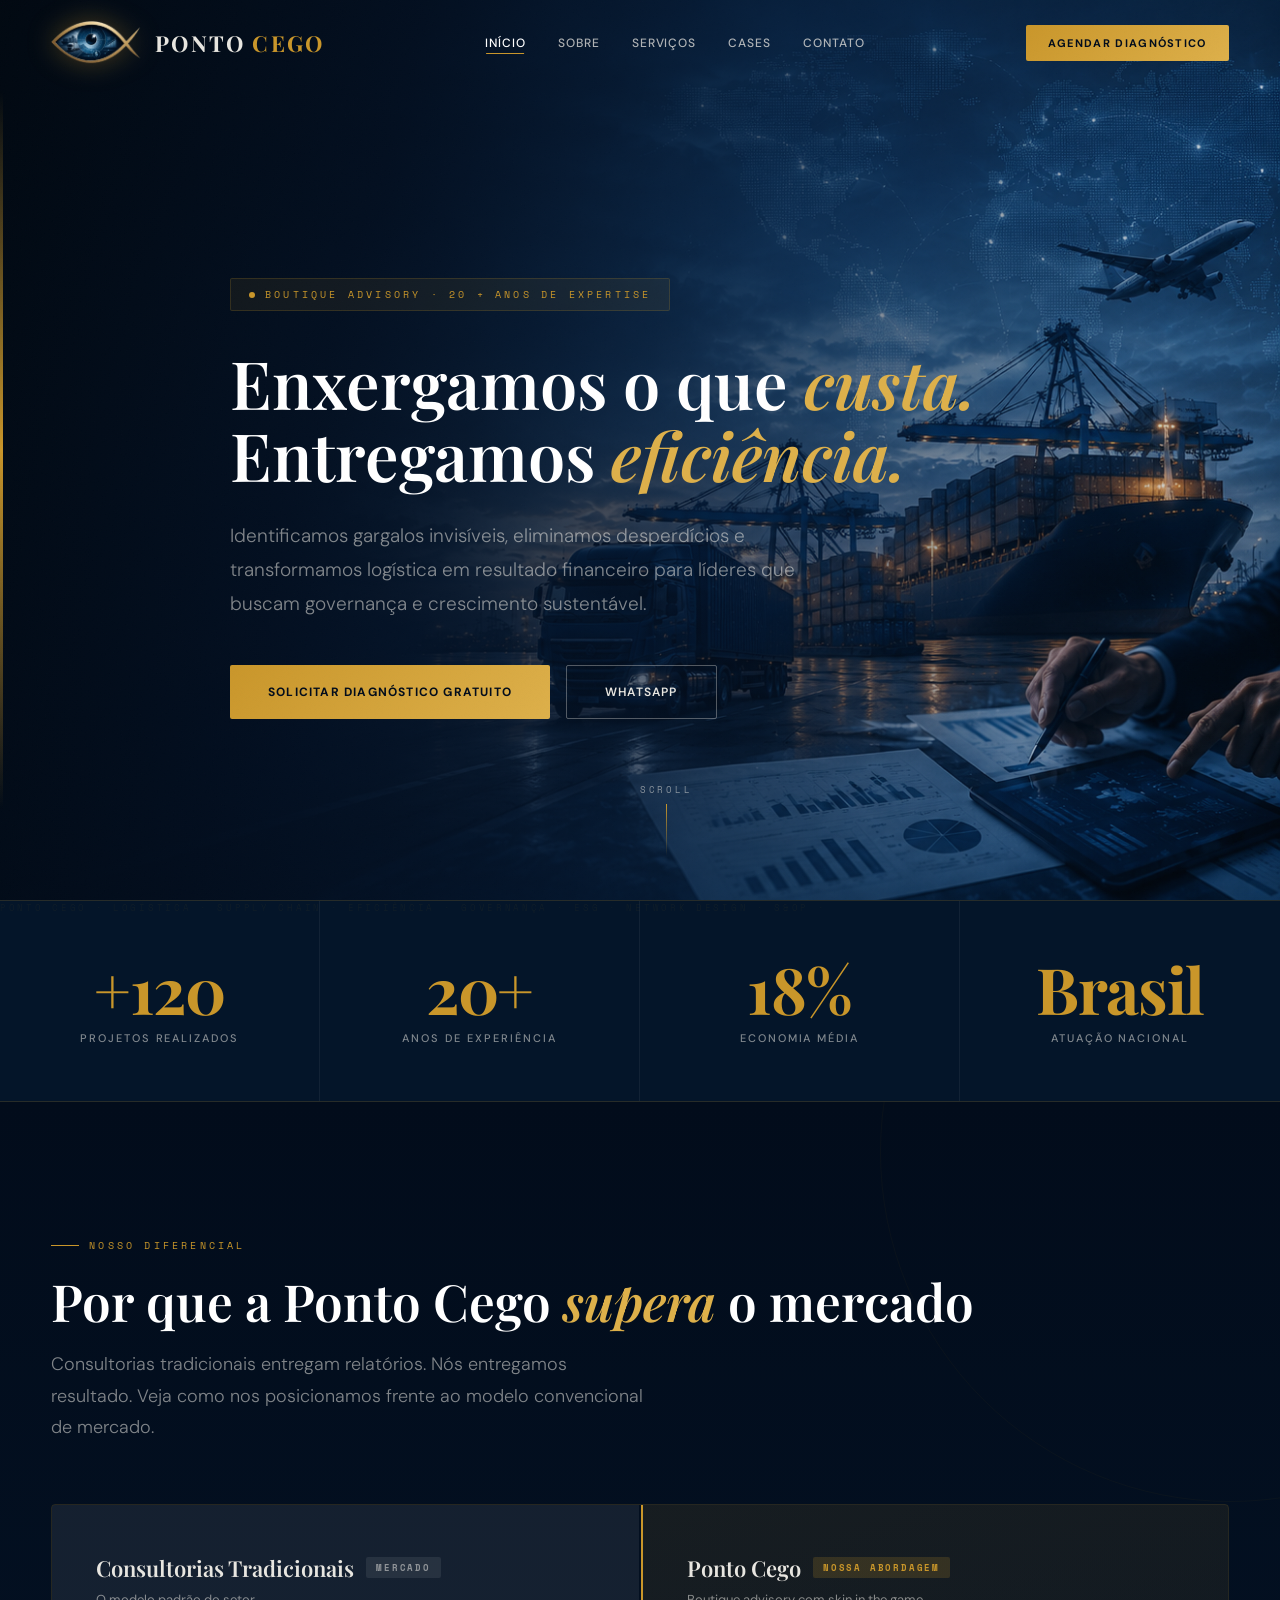
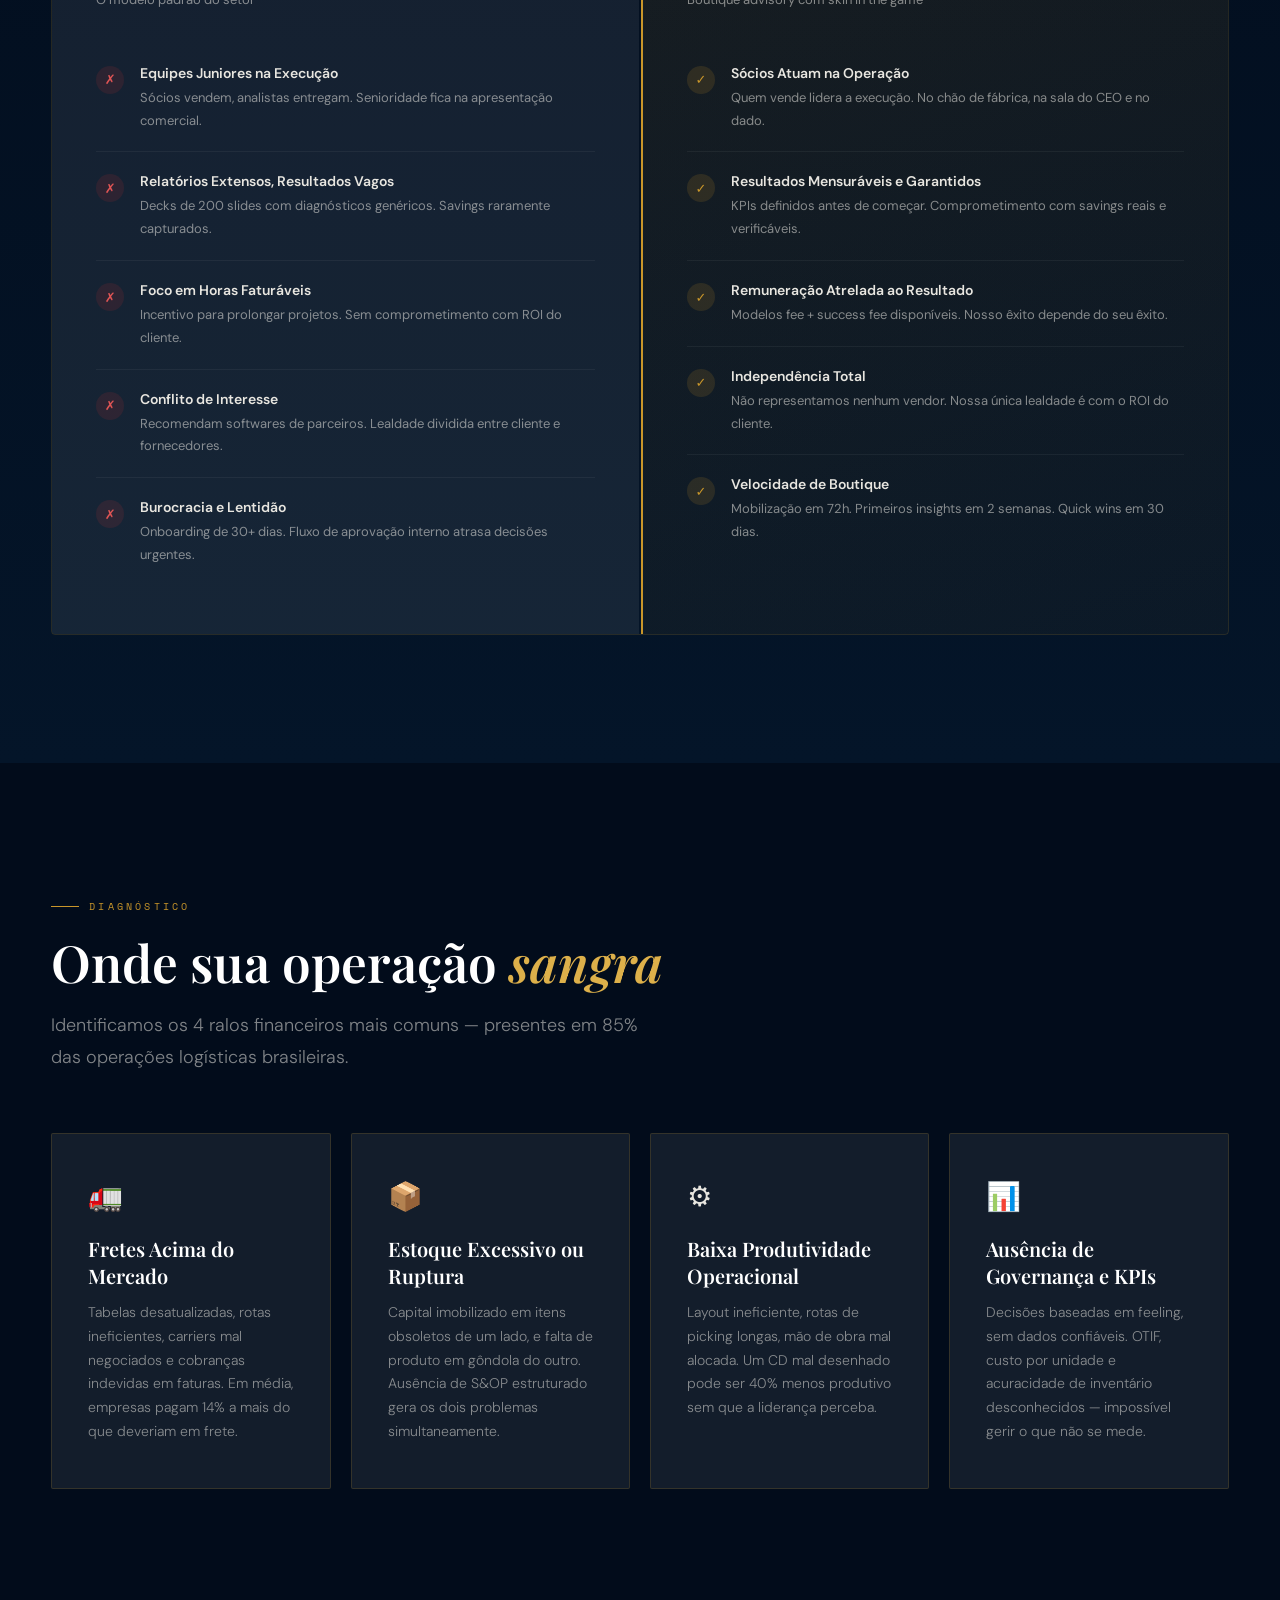
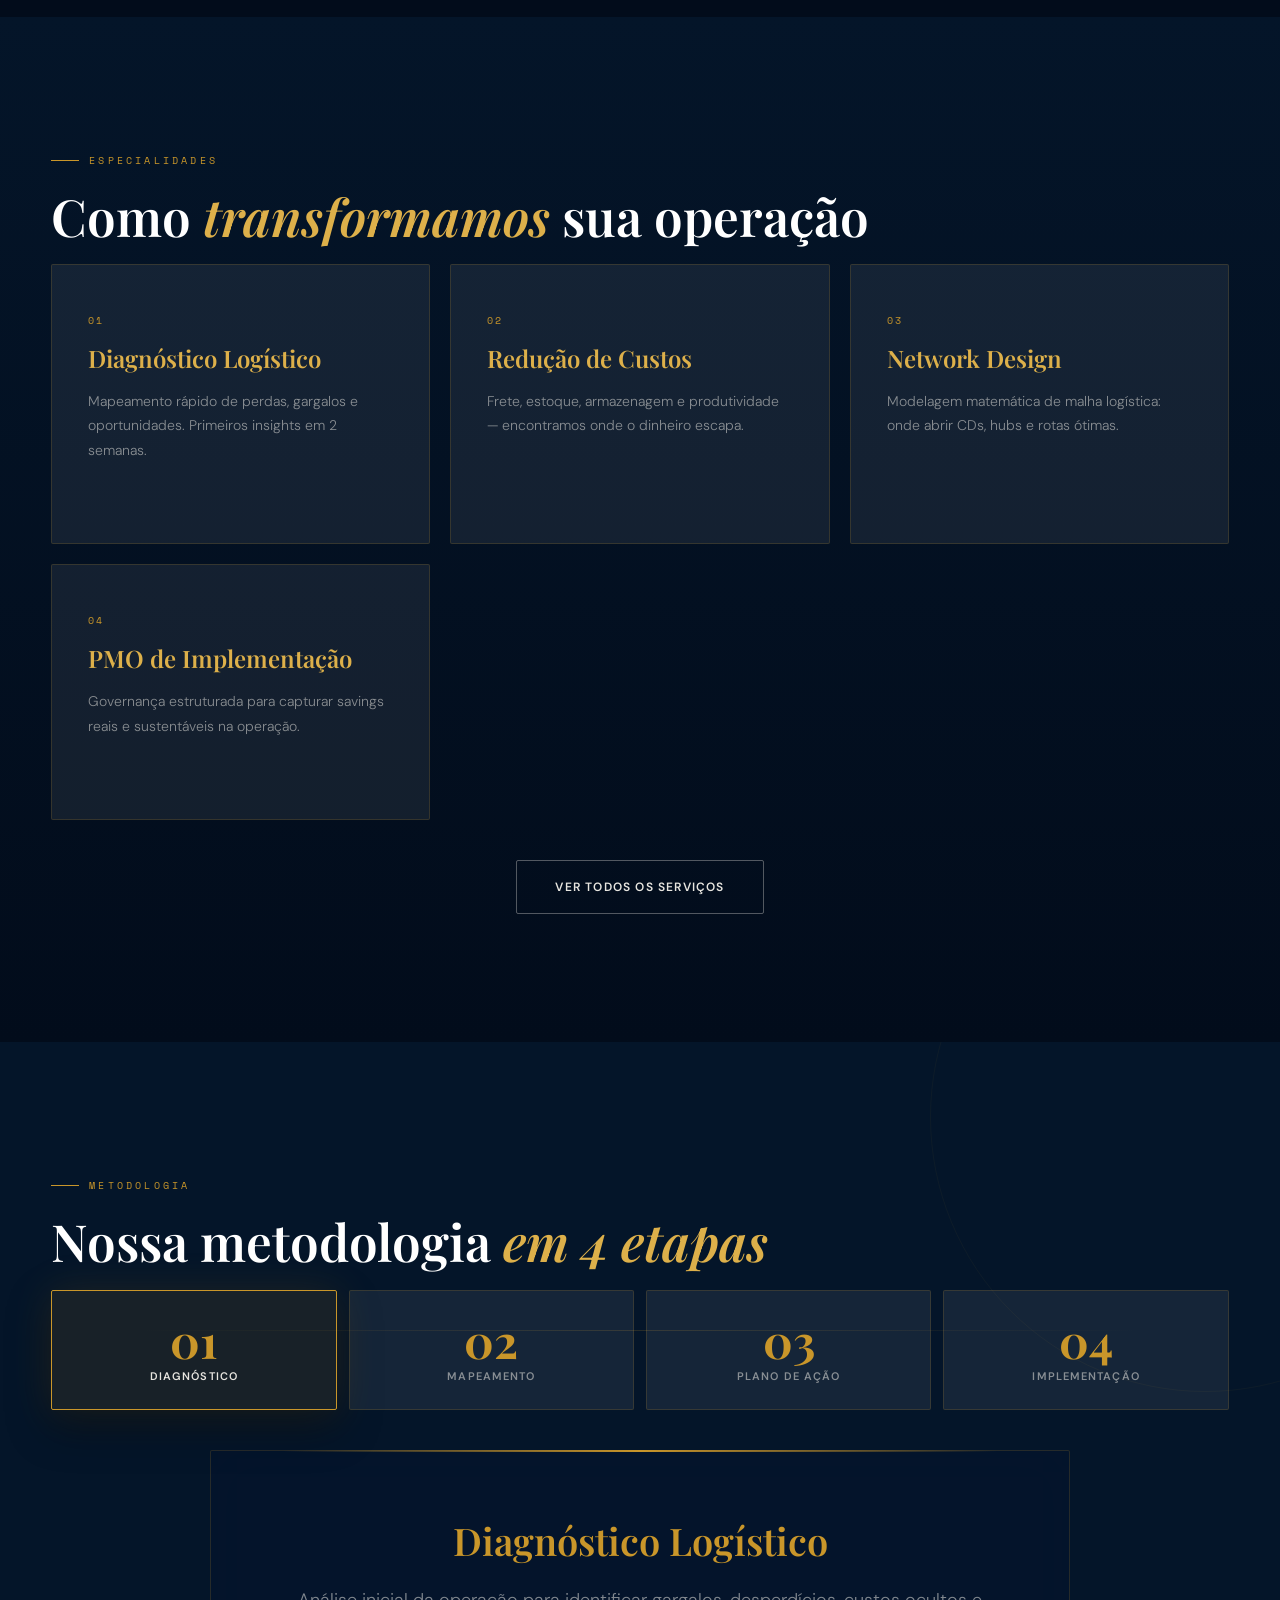
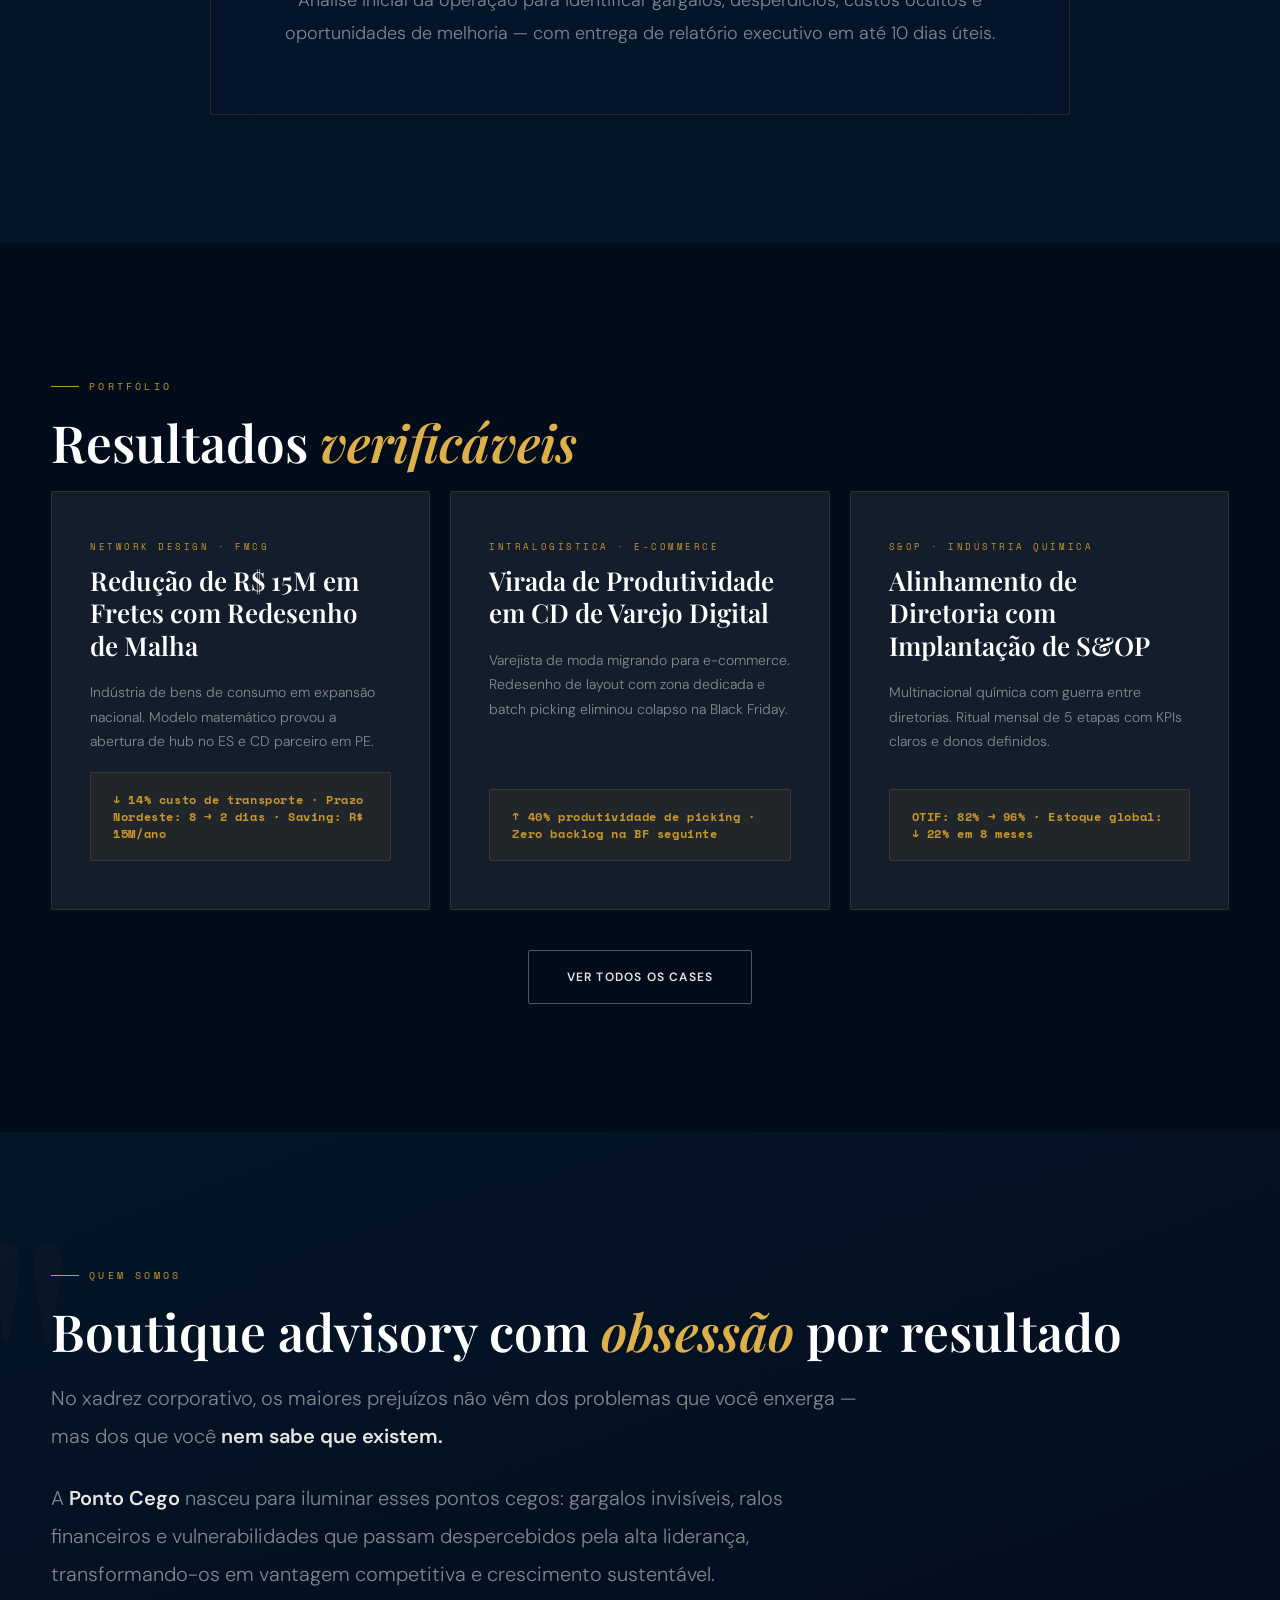
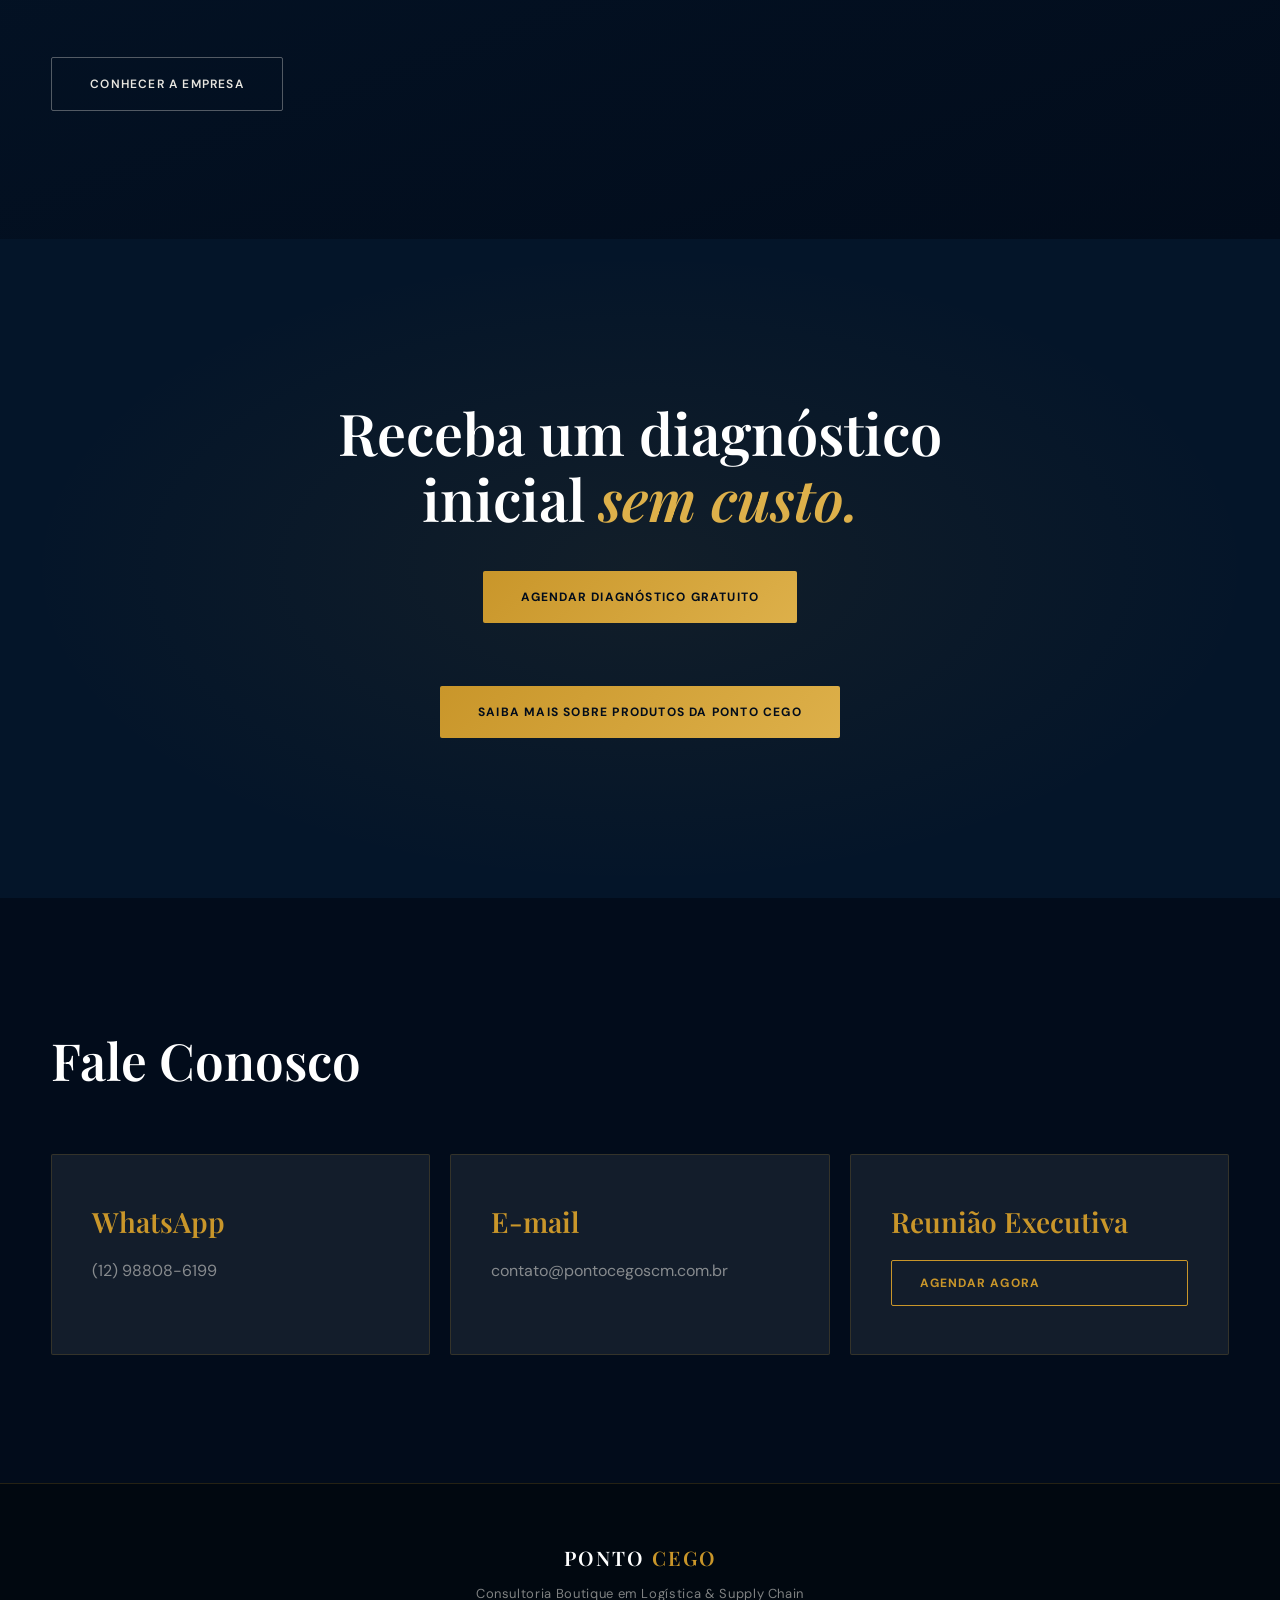
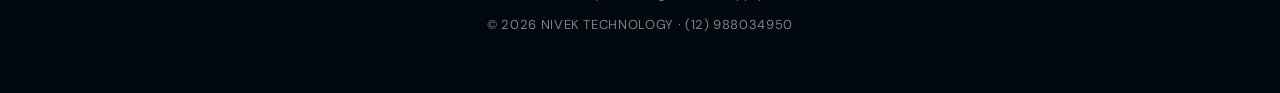
<file: index.html>
<!DOCTYPE html>
<html lang="pt-BR">
<head>
<meta charset="UTF-8">
<meta name="viewport" content="width=device-width, initial-scale=1.0">
<title>Ponto Cego — Consultoria em Logística & Supply Chain</title>
<meta name="description" content="Boutique advisory em operações e supply chain. Identificamos gargalos invisíveis e transformamos logística em resultado financeiro.">
<link rel="stylesheet" href="style.css">
<link href="https://fonts.googleapis.com/css2?family=Playfair+Display:ital,wght@0,400;0,500;0,600;0,700;1,400;1,600&family=DM+Sans:opsz,wght@9..40,300;9..40,400;9..40,500;9..40,600;9..40,700&family=Space+Mono:wght@400;700&display=swap" rel="stylesheet">
</head>
<body>

<!-- SPLASH -->
<div id="logo-splash">
  <img src="img/Logo Ponto Cego.png" alt="Ponto Cego">
  <div class="splash-bar"></div>
  <p class="splash-tag">Logística &amp; Supply Chain</p>
</div>

<!-- HEADER -->
<header id="hdr">
  <div class="container">
    <div class="logo">
      <img src="img/Logo_Ponto_Cego-removebg-preview.png" alt="Ponto Cego">
      <div class="logo-text">PONTO <span>CEGO</span></div>
    </div>
    <nav>
      <a href="index.html" class="active">Início</a>
      <a href="sobre.html">Sobre</a>
      <a href="servicos.html">Serviços</a>
      <a href="cases.html">Cases</a>
      <a href="contato.html">Contato</a>
    </nav>
    <a href="contato.html" class="btn-header">Agendar Diagnóstico</a>
  </div>
</header>

<!-- HERO -->
<section class="hero">
  <div class="hero-bg"></div>
  <div class="hero-vignette"></div>
  <div class="container hero-content">
    <div class="hero-badge">Boutique Advisory · 20 + Anos de Expertise</div>
    <h1>Enxergamos o que <em>custa.</em><br>Entregamos <em>eficiência.</em></h1>
    <p>Identificamos gargalos invisíveis, eliminamos desperdícios e transformamos logística em resultado financeiro para líderes que buscam governança e crescimento sustentável.</p>
    <div class="hero-btns">
      <a href="contato.html" class="btn-primary">Solicitar Diagnóstico Gratuito</a>
      <a href="https://wa.me/5512988086199" class="btn-secondary">WhatsApp</a>
    </div>
  </div>
  <div class="hero-scroll"><span>Scroll</span><div class="scroll-line"></div></div>
</section>

<!-- STATS -->
<section class="stats-belt">
  <div class="stats-grid">
    <div class="stat-item reveal"><div class="stat-num">+120</div><div class="stat-label">Projetos Realizados</div></div>
    <div class="stat-item reveal reveal-d1"><div class="stat-num">20+</div><div class="stat-label">Anos de Experiência</div></div>
    <div class="stat-item reveal reveal-d2"><div class="stat-num">18%</div><div class="stat-label">Economia Média</div></div>
    <div class="stat-item reveal reveal-d3"><div class="stat-num">Brasil</div><div class="stat-label">Atuação Nacional</div></div>
  </div>
</section>

<!-- COMPARE: PONTO CEGO vs MERCADO -->
<section class="compare">
  <div class="container">
    <div class="section-label reveal">Nosso Diferencial</div>
    <h2 class="section-title reveal">Por que a Ponto Cego <em>supera</em> o mercado</h2>
    <p class="section-sub reveal">Consultorias tradicionais entregam relatórios. Nós entregamos resultado. Veja como nos posicionamos frente ao modelo convencional de mercado.</p>

    <div class="compare-grid reveal">
      <!-- Mercado -->
      <div class="compare-col col-market">
        <h3>Consultorias Tradicionais <span class="badge-col">Mercado</span></h3>
        <p class="col-sub">O modelo padrão do setor</p>
        <div class="compare-row">
          <div class="compare-icon icon-x">✗</div>
          <div class="compare-row-text"><strong>Equipes Juniores na Execução</strong><span>Sócios vendem, analistas entregam. Senioridade fica na apresentação comercial.</span></div>
        </div>
        <div class="compare-row">
          <div class="compare-icon icon-x">✗</div>
          <div class="compare-row-text"><strong>Relatórios Extensos, Resultados Vagos</strong><span>Decks de 200 slides com diagnósticos genéricos. Savings raramente capturados.</span></div>
        </div>
        <div class="compare-row">
          <div class="compare-icon icon-x">✗</div>
          <div class="compare-row-text"><strong>Foco em Horas Faturáveis</strong><span>Incentivo para prolongar projetos. Sem comprometimento com ROI do cliente.</span></div>
        </div>
        <div class="compare-row">
          <div class="compare-icon icon-x">✗</div>
          <div class="compare-row-text"><strong>Conflito de Interesse</strong><span>Recomendam softwares de parceiros. Lealdade dividida entre cliente e fornecedores.</span></div>
        </div>
        <div class="compare-row">
          <div class="compare-icon icon-x">✗</div>
          <div class="compare-row-text"><strong>Burocracia e Lentidão</strong><span>Onboarding de 30+ dias. Fluxo de aprovação interno atrasa decisões urgentes.</span></div>
        </div>
      </div>

      <!-- Ponto Cego -->
      <div class="compare-col col-pc highlight">
        <h3>Ponto Cego <span class="badge-col">Nossa Abordagem</span></h3>
        <p class="col-sub">Boutique advisory com skin in the game</p>
        <div class="compare-row">
          <div class="compare-icon icon-ok">✓</div>
          <div class="compare-row-text"><strong>Sócios Atuam na Operação</strong><span>Quem vende lidera a execução. No chão de fábrica, na sala do CEO e no dado.</span></div>
        </div>
        <div class="compare-row">
          <div class="compare-icon icon-ok">✓</div>
          <div class="compare-row-text"><strong>Resultados Mensuráveis e Garantidos</strong><span>KPIs definidos antes de começar. Comprometimento com savings reais e verificáveis.</span></div>
        </div>
        <div class="compare-row">
          <div class="compare-icon icon-ok">✓</div>
          <div class="compare-row-text"><strong>Remuneração Atrelada ao Resultado</strong><span>Modelos fee + success fee disponíveis. Nosso êxito depende do seu êxito.</span></div>
        </div>
        <div class="compare-row">
          <div class="compare-icon icon-ok">✓</div>
          <div class="compare-row-text"><strong>Independência Total</strong><span>Não representamos nenhum vendor. Nossa única lealdade é com o ROI do cliente.</span></div>
        </div>
        <div class="compare-row">
          <div class="compare-icon icon-ok">✓</div>
          <div class="compare-row-text"><strong>Velocidade de Boutique</strong><span>Mobilização em 72h. Primeiros insights em 2 semanas. Quick wins em 30 dias.</span></div>
        </div>
      </div>
    </div>
  </div>
</section>

<!-- PROBLEMAS -->
<section class="problems">
  <div class="container">
    <div class="section-label reveal">Diagnóstico</div>
    <h2 class="section-title reveal">Onde sua operação <em>sangra</em></h2>
    <p class="section-sub reveal">Identificamos os 4 ralos financeiros mais comuns — presentes em 85% das operações logísticas brasileiras.</p>
    <div class="problems-grid">
      <div class="problem-card reveal reveal-d1">
        <div class="problem-icon">🚛</div>
        <h3>Fretes Acima do Mercado</h3>
        <p>Tabelas desatualizadas, rotas ineficientes, carriers mal negociados e cobranças indevidas em faturas. Em média, empresas pagam 14% a mais do que deveriam em frete.</p>
      </div>
      <div class="problem-card reveal reveal-d2">
        <div class="problem-icon">📦</div>
        <h3>Estoque Excessivo ou Ruptura</h3>
        <p>Capital imobilizado em itens obsoletos de um lado, e falta de produto em gôndola do outro. Ausência de S&OP estruturado gera os dois problemas simultaneamente.</p>
      </div>
      <div class="problem-card reveal reveal-d3">
        <div class="problem-icon">⚙️</div>
        <h3>Baixa Produtividade Operacional</h3>
        <p>Layout ineficiente, rotas de picking longas, mão de obra mal alocada. Um CD mal desenhado pode ser 40% menos produtivo sem que a liderança perceba.</p>
      </div>
      <div class="problem-card reveal reveal-d4">
        <div class="problem-icon">📊</div>
        <h3>Ausência de Governança e KPIs</h3>
        <p>Decisões baseadas em feeling, sem dados confiáveis. OTIF, custo por unidade e acuracidade de inventário desconhecidos — impossível gerir o que não se mede.</p>
      </div>
    </div>
  </div>
</section>

<!-- SERVIÇOS -->
<section id="servicos" class="services">
  <div class="container">
    <div class="section-label reveal">Especialidades</div>
    <h2 class="section-title reveal">Como <em>transformamos</em> sua operação</h2>
    <div class="service-grid">
      <div class="service reveal reveal-d1">
        <div class="service-num">01</div>
        <h3>Diagnóstico Logístico</h3>
        <p>Mapeamento rápido de perdas, gargalos e oportunidades. Primeiros insights em 2 semanas.</p>
        <span class="service-arrow">→ Saiba mais</span>
      </div>
      <div class="service reveal reveal-d2">
        <div class="service-num">02</div>
        <h3>Redução de Custos</h3>
        <p>Frete, estoque, armazenagem e produtividade — encontramos onde o dinheiro escapa.</p>
        <span class="service-arrow">→ Saiba mais</span>
      </div>
      <div class="service reveal reveal-d3">
        <div class="service-num">03</div>
        <h3>Network Design</h3>
        <p>Modelagem matemática de malha logística: onde abrir CDs, hubs e rotas ótimas.</p>
        <span class="service-arrow">→ Saiba mais</span>
      </div>
      <div class="service reveal reveal-d4">
        <div class="service-num">04</div>
        <h3>PMO de Implementação</h3>
        <p>Governança estruturada para capturar savings reais e sustentáveis na operação.</p>
        <span class="service-arrow">→ Saiba mais</span>
      </div>
    </div>
    <div style="margin-top:40px;text-align:center;">
      <a href="servicos.html" class="btn-secondary reveal">Ver todos os serviços</a>
    </div>
  </div>
</section>

<!-- PROCESSO -->
<section class="process">
  <div class="container">
    <div class="section-label reveal">Metodologia</div>
    <h2 class="section-title reveal">Nossa metodologia <em>em 4 etapas</em></h2>
    <div class="steps-row">
      <div class="step active reveal reveal-d1" onclick="setStep(this,'diagnostico')">
        <div class="step-num">01</div><div class="step-label">Diagnóstico</div>
      </div>
      <div class="step reveal reveal-d2" onclick="setStep(this,'mapeamento')">
        <div class="step-num">02</div><div class="step-label">Mapeamento</div>
      </div>
      <div class="step reveal reveal-d3" onclick="setStep(this,'plano')">
        <div class="step-num">03</div><div class="step-label">Plano de Ação</div>
      </div>
      <div class="step reveal reveal-d4" onclick="setStep(this,'impl')">
        <div class="step-num">04</div><div class="step-label">Implementação</div>
      </div>
    </div>
    <div class="process-detail reveal" id="proc-card">
      <h3 id="proc-title">Diagnóstico Logístico</h3>
      <p id="proc-text">Análise inicial da operação para identificar gargalos, desperdícios, custos ocultos e oportunidades de melhoria — com entrega de relatório executivo em até 10 dias úteis.</p>
    </div>
  </div>
</section>

<!-- CASES -->
<section id="cases" class="cases">
  <div class="container">
    <div class="section-label reveal">Portfólio</div>
    <h2 class="section-title reveal">Resultados <em>verificáveis</em></h2>
    <div class="case-grid">
      <div class="case reveal reveal-d1">
        <span class="case-tag">Network Design · FMCG</span>
        <h3>Redução de R$ 15M em Fretes com Redesenho de Malha</h3>
        <p>Indústria de bens de consumo em expansão nacional. Modelo matemático provou a abertura de hub no ES e CD parceiro em PE.</p>
        <div class="case-result">↓ 14% custo de transporte · Prazo Nordeste: 8 → 2 dias · Saving: R$ 15M/ano</div>
      </div>
      <div class="case reveal reveal-d2">
        <span class="case-tag">Intralogística · E-commerce</span>
        <h3>Virada de Produtividade em CD de Varejo Digital</h3>
        <p>Varejista de moda migrando para e-commerce. Redesenho de layout com zona dedicada e batch picking eliminou colapso na Black Friday.</p>
        <div class="case-result">↑ 40% produtividade de picking · Zero backlog na BF seguinte</div>
      </div>
      <div class="case reveal reveal-d3">
        <span class="case-tag">S&OP · Indústria Química</span>
        <h3>Alinhamento de Diretoria com Implantação de S&OP</h3>
        <p>Multinacional química com guerra entre diretorias. Ritual mensal de 5 etapas com KPIs claros e donos definidos.</p>
        <div class="case-result">OTIF: 82% → 96% · Estoque global: ↓ 22% em 8 meses</div>
      </div>
    </div>
    <div style="margin-top:40px;text-align:center;">
      <a href="cases.html" class="btn-secondary reveal">Ver todos os cases</a>
    </div>
  </div>
</section>

<!-- SOBRE -->
<section id="sobre" class="about">
  <div class="container">
    <div class="section-label reveal">Quem Somos</div>
    <h2 class="section-title reveal">Boutique advisory com <em>obsessão</em> por resultado</h2>
    <div class="about-body">
      <p class="reveal">No xadrez corporativo, os maiores prejuízos não vêm dos problemas que você enxerga — mas dos que você <strong>nem sabe que existem.</strong></p>
      <p class="reveal">A <strong>Ponto Cego</strong> nasceu para iluminar esses pontos cegos: gargalos invisíveis, ralos financeiros e vulnerabilidades que passam despercebidos pela alta liderança, transformando-os em vantagem competitiva e crescimento sustentável.</p>
    </div>
    <a href="sobre.html" class="btn-secondary reveal" style="margin-top:40px;display:inline-flex;">Conhecer a empresa</a>
  </div>
</section>

<!-- CTA -->
<section class="cta">
  <div class="cta-inner">
    <h2 class="reveal">Receba um diagnóstico inicial <em>sem custo.</em></h2>
    <a href="https://wa.me/5512988086199" class="btn-primary reveal">Agendar Diagnóstico Gratuito</a>
    <br><br><br><br>
    <a href="#" class="btn-primary reveal">Saiba mais sobre produtos da ponto cego</a>
  </div>
 
</section>



<!-- CONTATO -->
<section class="contato">
  <div class="container">
    <h2 class="reveal">Fale Conosco</h2>
    <div class="contato-grid">
      <div class="contato-card reveal reveal-d1">
        <h3>WhatsApp</h3>
        <a href="https://wa.me/5512988086199">(12) 98808-6199</a>
      </div>
      <div class="contato-card reveal reveal-d2">
        <h3>E-mail</h3>
        <a href="mailto:pontocegoscm@gmail.com"> contato@pontocegoscm.com.br</a>
      </div>
      <div class="contato-card reveal reveal-d3">
        <h3>Reunião Executiva</h3>
        <a href="contato.html" class="btn-agendar">Agendar Agora</a>
      </div>
    </div>
  </div>
</section>



<!-- FOOTER -->
<footer>
  <div class="footer-logo">PONTO <span>CEGO</span></div>
  <p>Consultoria Boutique em Logística &amp; Supply Chain</p>
  <p>© 2026 NIVEK TECHNOLOGY · (12) 988034950</p>
</footer>

<script>
const hdr = document.getElementById('hdr');
window.addEventListener('scroll',()=>{ hdr.classList.toggle('scrolled',scrollY>50); });

const obs = new IntersectionObserver(en=>en.forEach(e=>{ if(e.isIntersecting) e.target.classList.add('visible'); }), {threshold:.14});
document.querySelectorAll('.reveal').forEach(el=>obs.observe(el));

const steps = {
  diagnostico:{ t:'Diagnóstico Logístico', p:'Análise inicial da operação para identificar gargalos, desperdícios, custos ocultos e oportunidades de melhoria — com entrega de relatório executivo em até 10 dias úteis.' },
  mapeamento: { t:'Mapeamento de Fluxos',  p:'Documentamos todos os fluxos operacionais, pontos de perda, indicadores-chave e benchmarks do setor para embasar as recomendações com dados.' },
  plano:      { t:'Plano de Ação',          p:'Roadmap detalhado com iniciativas priorizadas por impacto financeiro, esforço e quick wins — traduzindo análise em ações concretas com donos e prazos.' },
  impl:       { t:'Implementação (PMO)',    p:'Acompanhamos a execução com governança estruturada, garantindo que os savings identificados sejam efetivamente capturados e sustentados no longo prazo.' }
};
function setStep(el, key){
  document.querySelectorAll('.step').forEach(s=>s.classList.remove('active'));
  el.classList.add('active');
  const card = document.getElementById('proc-card');
  card.classList.add('fading');
  setTimeout(()=>{
    document.getElementById('proc-title').textContent = steps[key].t;
    document.getElementById('proc-text').textContent  = steps[key].p;
    card.classList.remove('fading');
  },220);
}
</script>
</body>
</html>
</file>
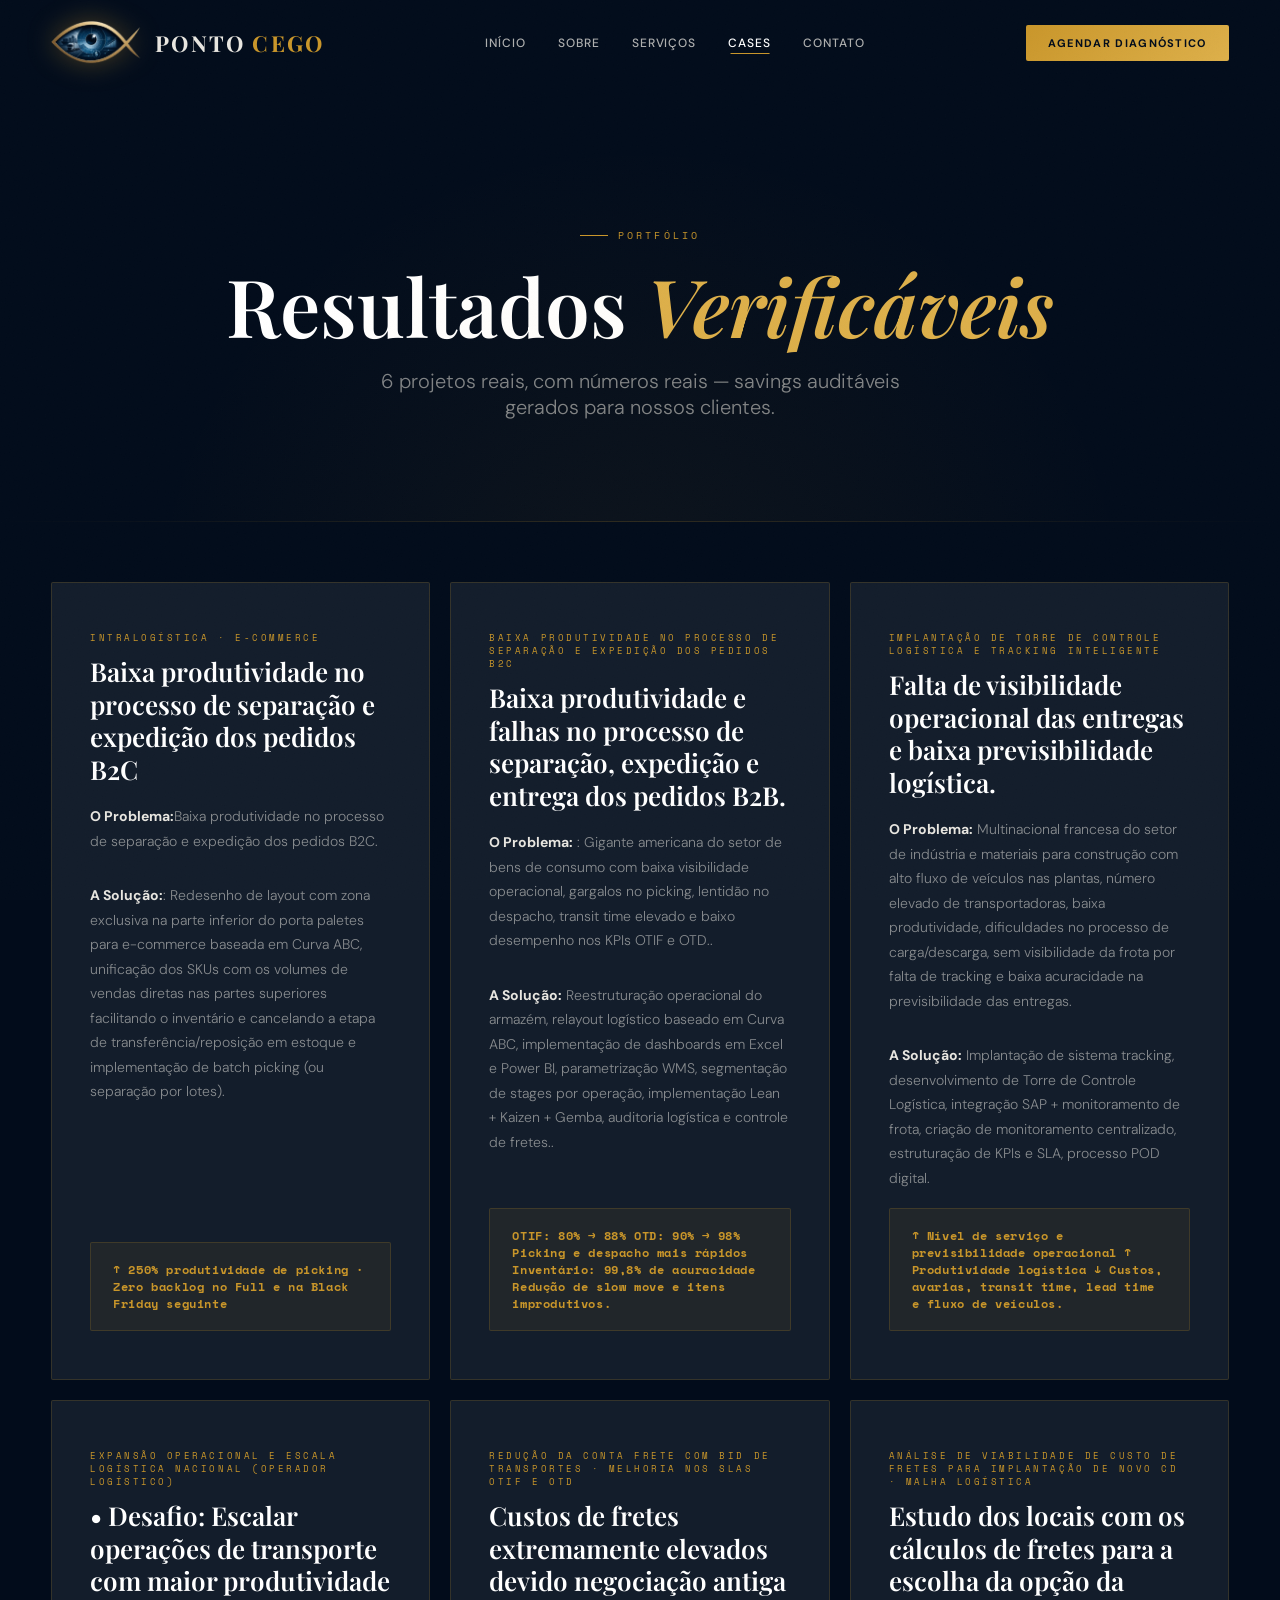
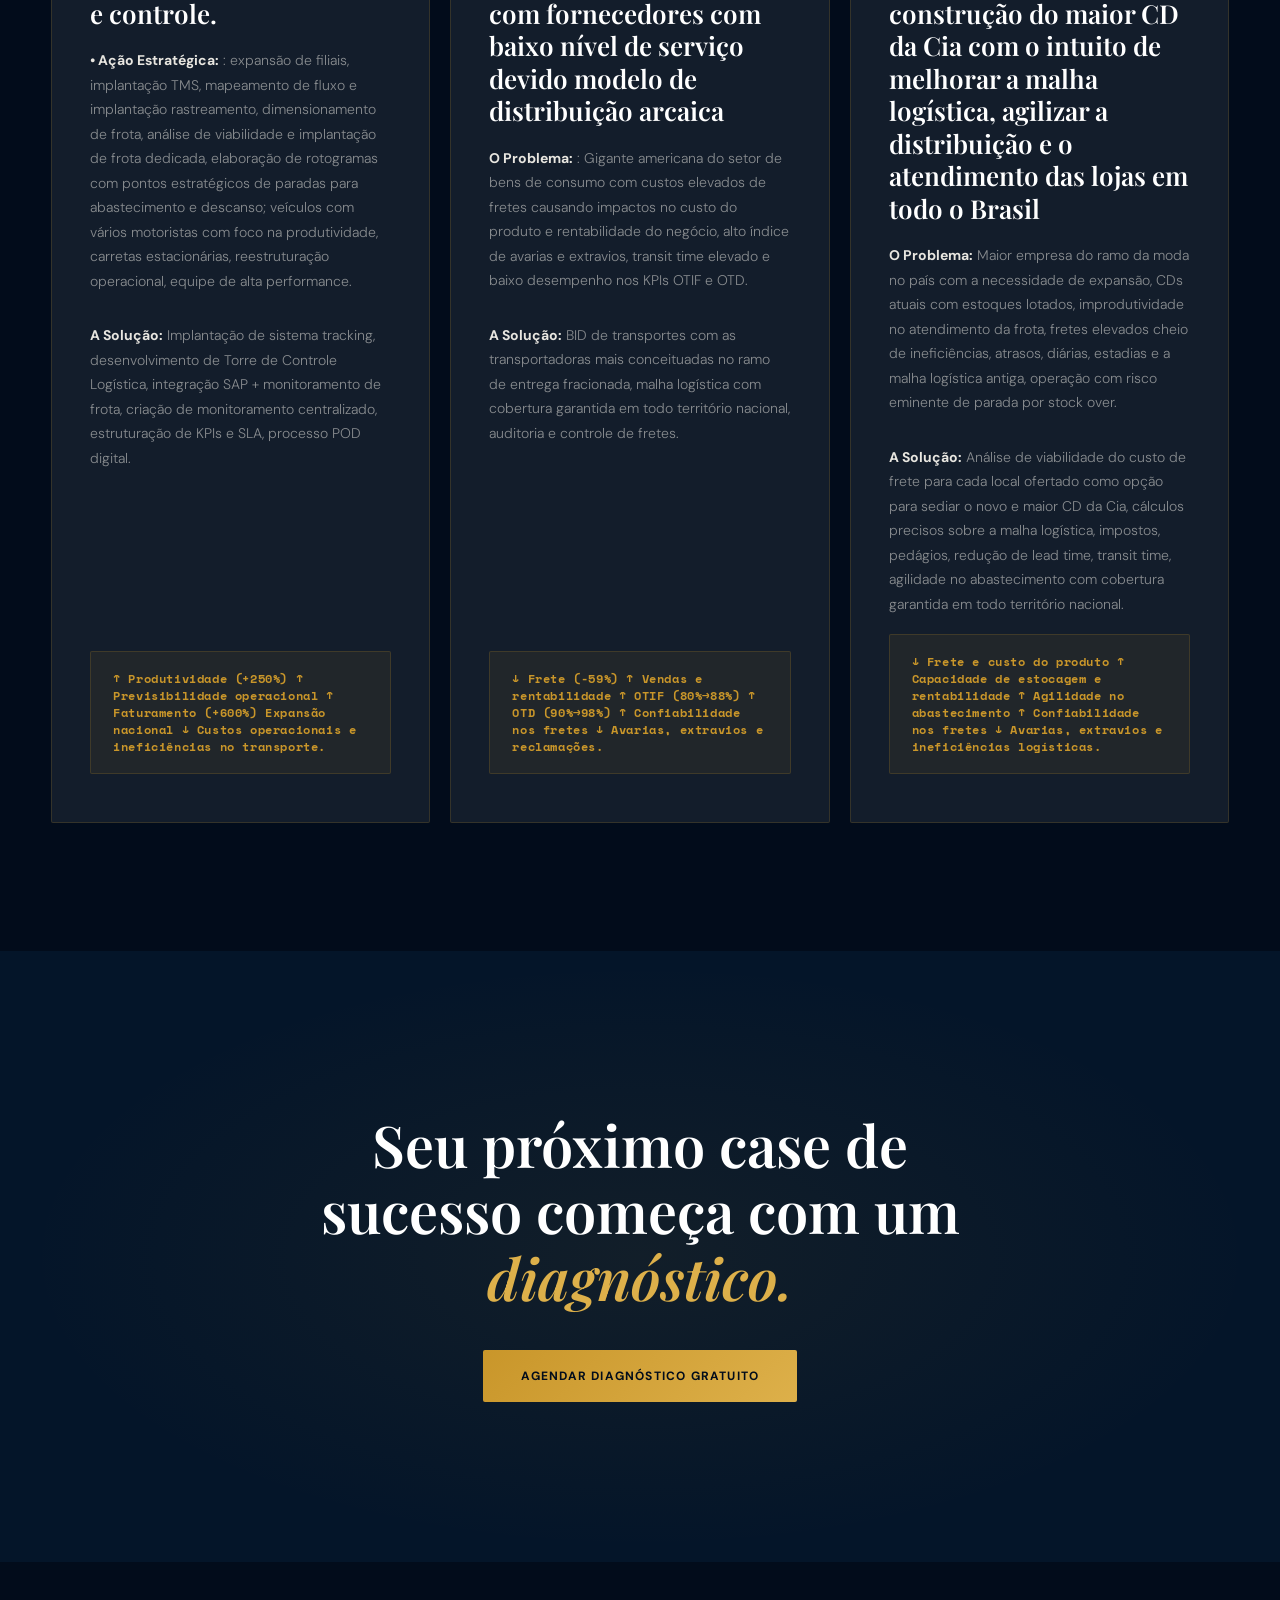
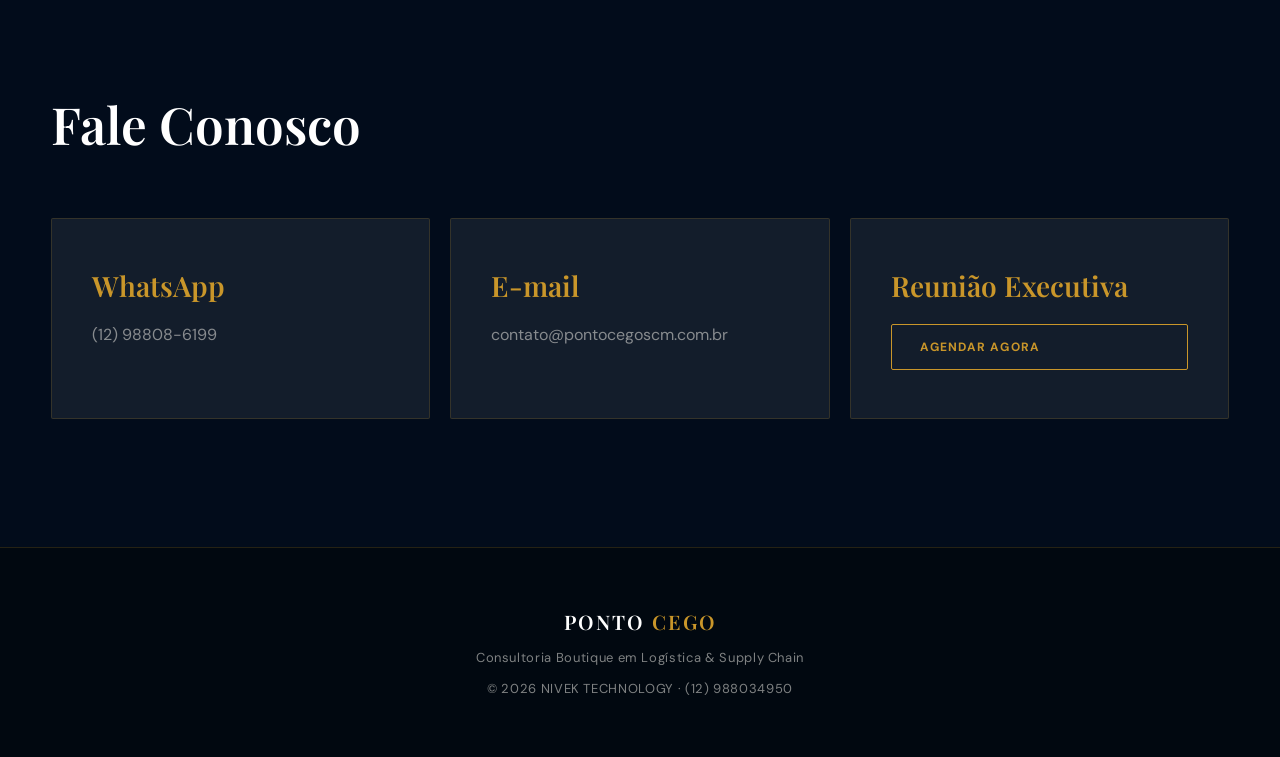
<file: cases.html>
<!DOCTYPE html>
<html lang="pt-BR">
<head>
<meta charset="UTF-8"><meta name="viewport" content="width=device-width, initial-scale=1.0">
<title>Cases | Ponto Cego</title>
<link rel="stylesheet" href="style.css">
<link href="https://fonts.googleapis.com/css2?family=Playfair+Display:ital,wght@0,400;0,500;0,600;0,700;1,400;1,600&family=DM+Sans:opsz,wght@9..40,300;9..40,400;9..40,500;9..40,600;9..40,700&family=Space+Mono:wght@400;700&display=swap" rel="stylesheet">
</head>
<body>
<header id="hdr">
  <div class="container">
    <div class="logo"><img src="img/Logo_Ponto_Cego-removebg-preview.png" alt="Ponto Cego"><div class="logo-text">PONTO <span>CEGO</span></div></div>
    <nav>
      <a href="index.html">Início</a><a href="sobre.html">Sobre</a>
      <a href="servicos.html">Serviços</a><a href="cases.html" class="active">Cases</a><a href="contato.html">Contato</a>
    </nav>
    <a href="contato.html" class="btn-header">Agendar Diagnóstico</a>
  </div>
</header>

<section class="page-hero">
  <div class="container">
    <div class="section-label" style="justify-content:center">Portfólio</div>
    <h1>Resultados <em style="font-style:italic;color:#ddb04a">Verificáveis</em></h1>
    <p>6 projetos reais, com números reais — savings auditáveis gerados para nossos clientes.</p>
  </div>
</section>

<section class="cases" style="padding-top:60px">
  <div class="container">
    <div class="cases-page-grid">

      <div class="case reveal reveal-d1">
        <span class="case-tag">Intralogística · E-commerce</span>
        <h3>Baixa produtividade no processo de separação e expedição dos pedidos B2C</h3>
        <p><strong style="color:#e8e6e0">O Problema:</strong>Baixa produtividade no processo de separação e expedição dos pedidos B2C.</p>
        <p style="margin-top:12px"><strong style="color:#e8e6e0">A Solução:</strong>: Redesenho de layout com zona exclusiva na parte inferior do porta paletes para e-commerce baseada em Curva ABC, unificação dos SKUs com os volumes de vendas diretas nas partes superiores facilitando o inventário e cancelando a etapa de transferência/reposição em estoque e implementação de batch picking (ou separação por lotes).</p>
        <div class="case-result">↑ 250% produtividade de picking · Zero backlog no Full e na Black Friday seguinte</div>
      </div>

      <div class="case reveal reveal-d2">
        <span class="case-tag">Baixa produtividade no processo de separação e expedição dos pedidos B2C</span>
        <h3>Baixa produtividade e falhas no processo de separação, expedição e entrega dos pedidos B2B.</h3>
        <p><strong style="color:#e8e6e0">O Problema:</strong> : Gigante americana do setor de bens de consumo com baixa visibilidade operacional, gargalos no picking, lentidão no despacho, transit time elevado e baixo desempenho nos KPIs OTIF e OTD..</p>
        <p style="margin-top:12px"><strong style="color:#e8e6e0">A Solução:</strong> Reestruturação operacional do armazém, relayout logístico baseado em Curva ABC, implementação de dashboards em Excel e Power BI, parametrização WMS, segmentação de stages por operação, implementação Lean + Kaizen + Gemba, auditoria logística e controle de fretes..</p>
        <div class="case-result">OTIF: 80% → 88%  OTD: 90% → 98%  Picking e despacho mais rápidos  Inventário: 99,8% de acuracidade  Redução de slow move e itens improdutivos.</div>
      </div>

      <div class="case reveal reveal-d3">
        <span class="case-tag">Implantação de Torre de Controle Logística e Tracking Inteligente</span>
        <h3>Falta de visibilidade operacional das entregas e baixa previsibilidade logística.</h3>
        <p><strong style="color:#e8e6e0">O Problema:</strong> Multinacional francesa do setor de indústria e materiais para construção com alto fluxo de veículos nas plantas, número elevado de transportadoras, baixa produtividade, dificuldades no processo de carga/descarga, sem visibilidade da frota por falta de tracking e baixa acuracidade na previsibilidade das entregas.</p>
        <p style="margin-top:12px"><strong style="color:#e8e6e0">A Solução:</strong> Implantação de sistema tracking, desenvolvimento de Torre de Controle Logística, integração SAP + monitoramento de frota, criação de monitoramento centralizado, estruturação de KPIs e SLA, processo POD digital.</p>
        <div class="case-result">↑ Nível de serviço e previsibilidade operacional  ↑ Produtividade logística ↓ Custos, avarias, transit time, lead time e fluxo de veículos.</div>
      </div>

      <div class="case reveal reveal-d1">
        <span class="case-tag">Expansão Operacional e Escala Logística Nacional (Operador Logístico)</span>
        <h3>•	Desafio:  Escalar operações de transporte com maior produtividade e controle.</h3>
        <p><strong style="color:#e8e6e0">•	Ação Estratégica:</strong> : expansão de filiais, implantação TMS, mapeamento de fluxo e implantação rastreamento, dimensionamento de frota, análise de viabilidade e implantação de frota dedicada, elaboração de rotogramas com pontos estratégicos de paradas para abastecimento e descanso; veículos com vários motoristas com foco na produtividade, carretas estacionárias, reestruturação operacional, equipe de alta performance.</p>
        <p style="margin-top:12px"><strong style="color:#e8e6e0">A Solução:</strong> Implantação de sistema tracking, desenvolvimento de Torre de Controle Logística, integração SAP + monitoramento de frota, criação de monitoramento centralizado, estruturação de KPIs e SLA, processo POD digital.</p>
        <div class="case-result">↑ Produtividade (+250%)  ↑ Previsibilidade operacional  ↑ Faturamento (+600%)  Expansão nacional  ↓ Custos operacionais e ineficiências no transporte.</div>
      </div>

      <div class="case reveal reveal-d2">
        <span class="case-tag">Redução da conta frete com BID de Transportes · Melhoria nos SLAs OTIF e OTD</span>
        <h3>Custos de fretes extremamente elevados devido negociação antiga com fornecedores com baixo nível de serviço devido modelo de distribuição arcaica</h3>
        <p><strong style="color:#e8e6e0">O Problema:</strong> : Gigante americana do setor de bens de consumo com custos elevados de fretes causando impactos no custo do produto e rentabilidade do negócio, alto índice de avarias e extravios, transit time elevado e baixo desempenho nos KPIs OTIF e OTD.</p>
        <p style="margin-top:12px"><strong style="color:#e8e6e0">A Solução:</strong> BID de transportes com as transportadoras mais conceituadas no ramo de entrega fracionada, malha logística com cobertura garantida em todo território nacional, auditoria e controle de fretes.</p>
        <div class="case-result">↓ Frete (-59%)  ↑ Vendas e rentabilidade  ↑ OTIF (80%→88%)  ↑ OTD (90%→98%)  ↑ Confiabilidade nos fretes  ↓ Avarias, extravios e reclamações.</div>
      </div>

      <div class="case reveal reveal-d3">
        <span class="case-tag">Análise de viabilidade de custo de fretes para implantação de novo CD · Malha Logística</span>
        <h3>Estudo dos locais com os cálculos de fretes para a escolha da opção da construção do maior CD da Cia com o intuito de melhorar a malha logística, agilizar a distribuição e o atendimento das lojas em todo o Brasil</h3>
        <p><strong style="color:#e8e6e0">O Problema:</strong> Maior empresa do ramo da moda no país com a necessidade de expansão, CDs atuais com estoques lotados, improdutividade no atendimento da frota, fretes elevados cheio de ineficiências, atrasos, diárias, estadias e a malha logística antiga, operação com risco eminente de parada por stock over.</p>
        <p style="margin-top:12px"><strong style="color:#e8e6e0">A Solução:</strong> Análise de viabilidade do custo de frete para cada local ofertado como opção para sediar o novo e maior CD da Cia, cálculos precisos sobre a malha logística, impostos, pedágios, redução de lead time, transit time, agilidade no abastecimento com cobertura garantida em todo território nacional.</p>
        <div class="case-result">↓ Frete e custo do produto ↑ Capacidade de estocagem e rentabilidade ↑ Agilidade no abastecimento ↑ Confiabilidade nos fretes ↓ Avarias, extravios e ineficiências logísticas.</div>
      </div>

    </div>
  </div>
</section>

<section class="cta">
  <div class="cta-inner">
    <h2 class="reveal">Seu próximo case de sucesso começa com um <em>diagnóstico.</em></h2>
    <a href="contato.html" class="btn-primary reveal">Agendar Diagnóstico Gratuito</a>
  </div>
</section>

<section class="contato">
  <div class="container">
    <h2 class="reveal">Fale Conosco</h2>
    <div class="contato-grid">
      <div class="contato-card reveal reveal-d1"><h3>WhatsApp</h3><a href="https://wa.me/5512988086199">(12) 98808-6199</a></div>
      <div class="contato-card reveal reveal-d2"><h3>E-mail</h3><a href="mailto:pontocegoscm@gmail.com"> contato@pontocegoscm.com.br</a></div>
      <div class="contato-card reveal reveal-d3"><h3>Reunião Executiva</h3><a href="contato.html" class="btn-agendar">Agendar Agora</a></div>
    </div>
  </div>
</section>
<footer>
  <div class="footer-logo">PONTO <span>CEGO</span></div>
  <p>Consultoria Boutique em Logística &amp; Supply Chain</p>
  <p>© 2026 NIVEK TECHNOLOGY · (12) 988034950</p>
</footer>
<script>
const hdr=document.getElementById('hdr');
window.addEventListener('scroll',()=>hdr.classList.toggle('scrolled',scrollY>50));
const obs=new IntersectionObserver(en=>en.forEach(e=>{if(e.isIntersecting)e.target.classList.add('visible');}),{threshold:.14});
document.querySelectorAll('.reveal').forEach(el=>obs.observe(el));
</script>
</body></html>
</file>
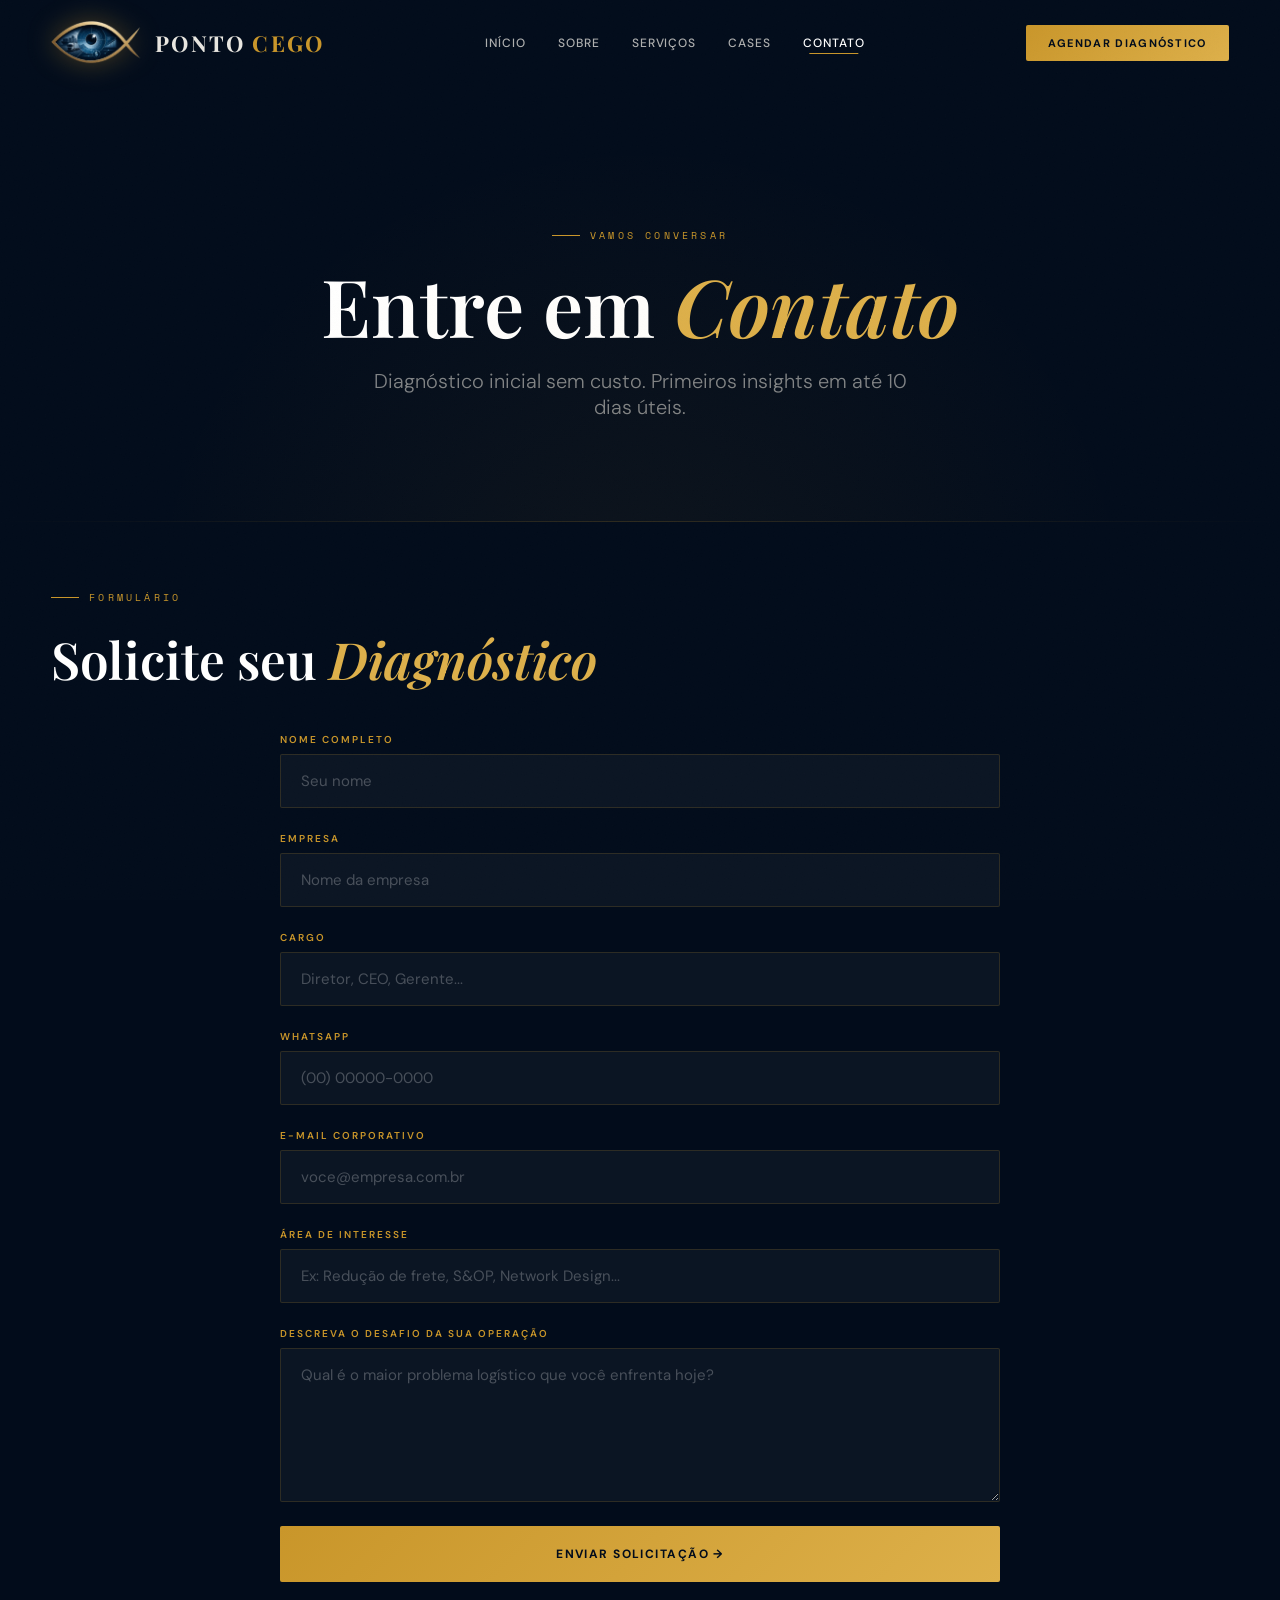
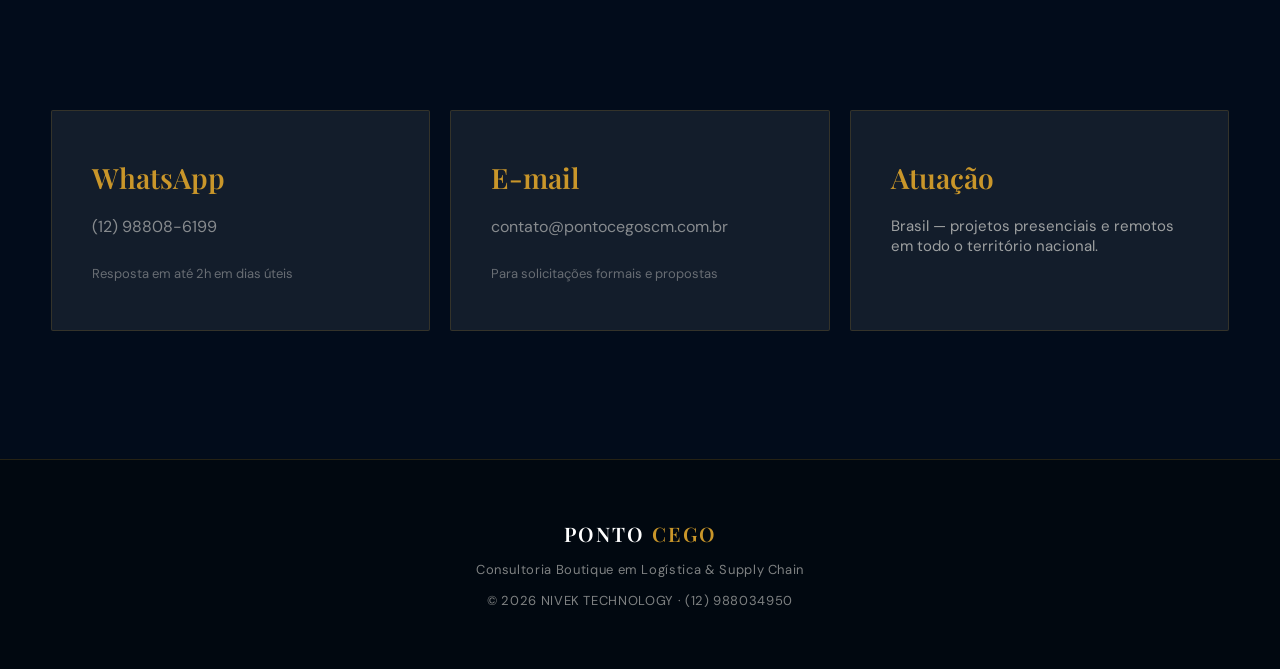
<file: contato.html>
<!DOCTYPE html>
<html lang="pt-BR">
<head>
<meta charset="UTF-8"><meta name="viewport" content="width=device-width, initial-scale=1.0">
<title>Contato | Ponto Cego</title>
<link rel="stylesheet" href="style.css">
<link href="https://fonts.googleapis.com/css2?family=Playfair+Display:ital,wght@0,400;0,500;0,600;0,700;1,400;1,600&family=DM+Sans:opsz,wght@9..40,300;9..40,400;9..40,500;9..40,600;9..40,700&family=Space+Mono:wght@400;700&display=swap" rel="stylesheet">
</head>
<body>
<header id="hdr">
  <div class="container">
    <div class="logo"><img src="img/Logo_Ponto_Cego-removebg-preview.png" alt="Ponto Cego"><div class="logo-text">PONTO <span>CEGO</span></div></div>
    <nav>
      <a href="index.html">Início</a><a href="sobre.html">Sobre</a>
      <a href="servicos.html">Serviços</a><a href="cases.html">Cases</a><a href="contato.html" class="active">Contato</a>
    </nav>
    <a href="#form" class="btn-header">Agendar Diagnóstico</a>
  </div>
</header>

<section class="page-hero">
  <div class="container">
    <div class="section-label" style="justify-content:center">Vamos Conversar</div>
    <h1>Entre em <em style="font-style:italic;color:#ddb04a">Contato</em></h1>
    <p>Diagnóstico inicial sem custo. Primeiros insights em até 10 dias úteis.</p>
  </div>
</section>

<section class="contato" id="form" style="padding-top:60px">
  <div class="container">
    <div class="section-label reveal">Formulário</div>
    <h2 class="reveal" style="margin-bottom:40px">Solicite seu <em style="font-style:italic;color:#ddb04a">Diagnóstico</em></h2>

    <form class="contato-form reveal" action="#" method="POST">
      <div class="form-group">
        <label for="nome">Nome Completo</label>
        <input type="text" id="nome" name="nome" placeholder="Seu nome" required>
      </div>
      <div class="form-group">
        <label for="empresa">Empresa</label>
        <input type="text" id="empresa" name="empresa" placeholder="Nome da empresa">
      </div>
      <div class="form-group">
        <label for="cargo">Cargo</label>
        <input type="text" id="cargo" name="cargo" placeholder="Diretor, CEO, Gerente...">
      </div>
      <div class="form-group">
        <label for="telefone">WhatsApp</label>
        <input type="tel" id="telefone" name="telefone" placeholder="(00) 00000-0000" required>
      </div>
      <div class="form-group">
        <label for="email">E-mail Corporativo</label>
        <input type="email" id="email" name="email" placeholder="voce@empresa.com.br" required>
      </div>
      <div class="form-group">
        <label for="assunto">Área de Interesse</label>
        <input type="text" id="assunto" name="assunto" placeholder="Ex: Redução de frete, S&OP, Network Design...">
      </div>
      <div class="form-group">
        <label for="mensagem">Descreva o desafio da sua operação</label>
        <textarea id="mensagem" name="mensagem" rows="6" placeholder="Qual é o maior problema logístico que você enfrenta hoje?" required></textarea>
      </div>
    

      <button type="submit" class="btn-form">
        Enviar Solicitação →
      </button>
    </form>
  </div>
</section>

<script>
document.querySelector(".contato-form").addEventListener("submit", function(event) {
  event.preventDefault();

  const nome = document.getElementById("nome").value;
  const empresa = document.getElementById("empresa").value;
  const cargo = document.getElementById("cargo").value;
  const telefone = document.getElementById("telefone").value;
  const email = document.getElementById("email").value;
  const assunto = document.getElementById("assunto").value;
  const mensagem = document.getElementById("mensagem").value;

  const texto = `Olá! Gostaria de solicitar um diagnóstico.

Nome: ${nome}
Empresa: ${empresa}
Cargo: ${cargo}
WhatsApp: ${telefone}
E-mail: ${email}
Área de Interesse: ${assunto}

Desafio da operação:
${mensagem}`;

  const url = `https://wa.me/5512988086199?text=${encodeURIComponent(texto)}`;

  window.open(url, "_blank");
});
</script>


<section class="contato" style="padding-top:0">
  <div class="container">
    <div class="contato-grid">
      <div class="contato-card reveal reveal-d1">
        <h3>WhatsApp</h3>
        <a href="https://wa.me/5512988086199">(12) 98808-6199</a>
        <p style="font-size:13px;color:rgba(232,230,224,.4);margin-top:8px">Resposta em até 2h em dias úteis</p>
      </div>
      <div class="contato-card reveal reveal-d2">
        <h3>E-mail</h3>
        <a href="mailto:pontocegoscm@gmail.com"> contato@pontocegoscm.com.br</a>
        <p style="font-size:13px;color:rgba(232,230,224,.4);margin-top:8px">Para solicitações formais e propostas</p>
      </div>
      <div class="contato-card reveal reveal-d3">
        <h3>Atuação</h3>
        <p style="color:rgba(232,230,224,.65);font-size:15px">Brasil — projetos presenciais e remotos em todo o território nacional.</p>
      </div>
    </div>
  </div>
</section>

<footer>
  <div class="footer-logo">PONTO <span>CEGO</span></div>
  <p>Consultoria Boutique em Logística &amp; Supply Chain</p>
  <p>© 2026 NIVEK TECHNOLOGY · (12) 988034950</p>
</footer>
<script>
const hdr=document.getElementById('hdr');
window.addEventListener('scroll',()=>hdr.classList.toggle('scrolled',scrollY>50));
const obs=new IntersectionObserver(en=>en.forEach(e=>{if(e.isIntersecting)e.target.classList.add('visible');}),{threshold:.14});
document.querySelectorAll('.reveal').forEach(el=>obs.observe(el));
</script>
</body></html>
</file>
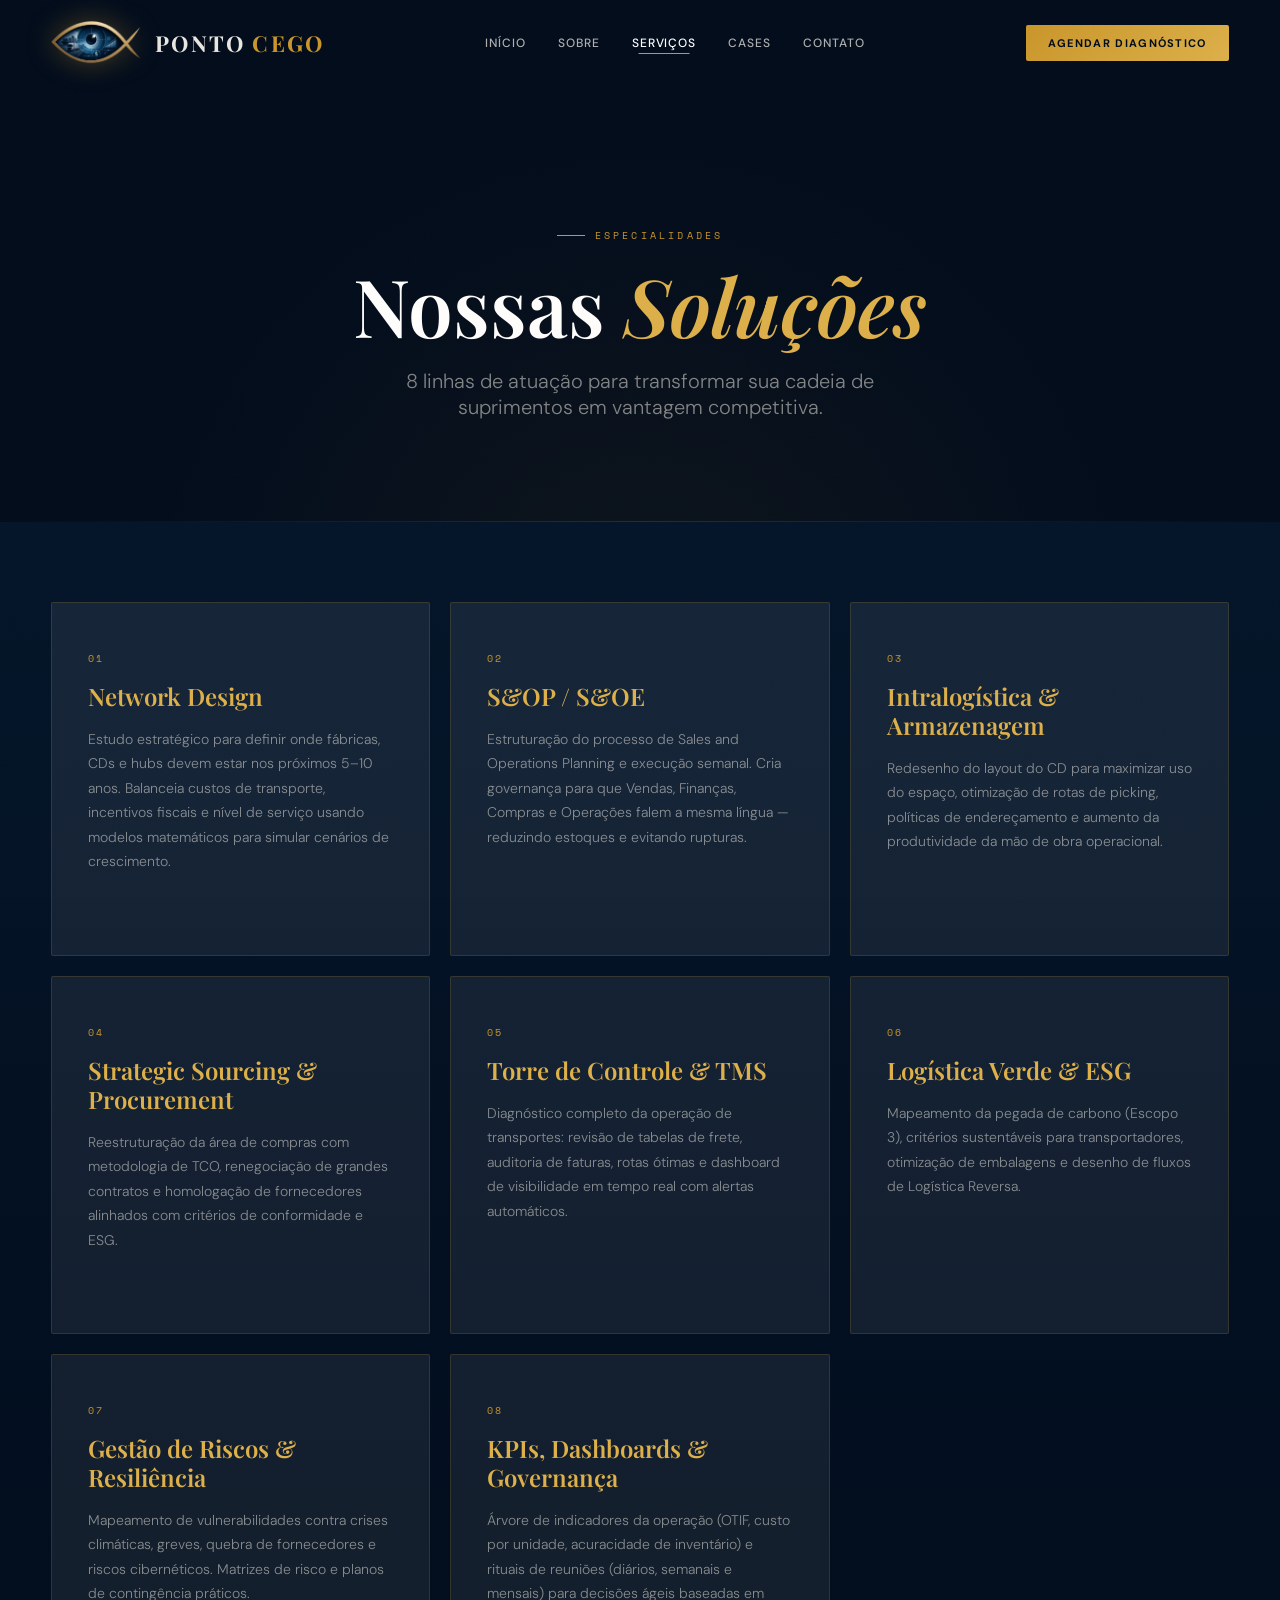
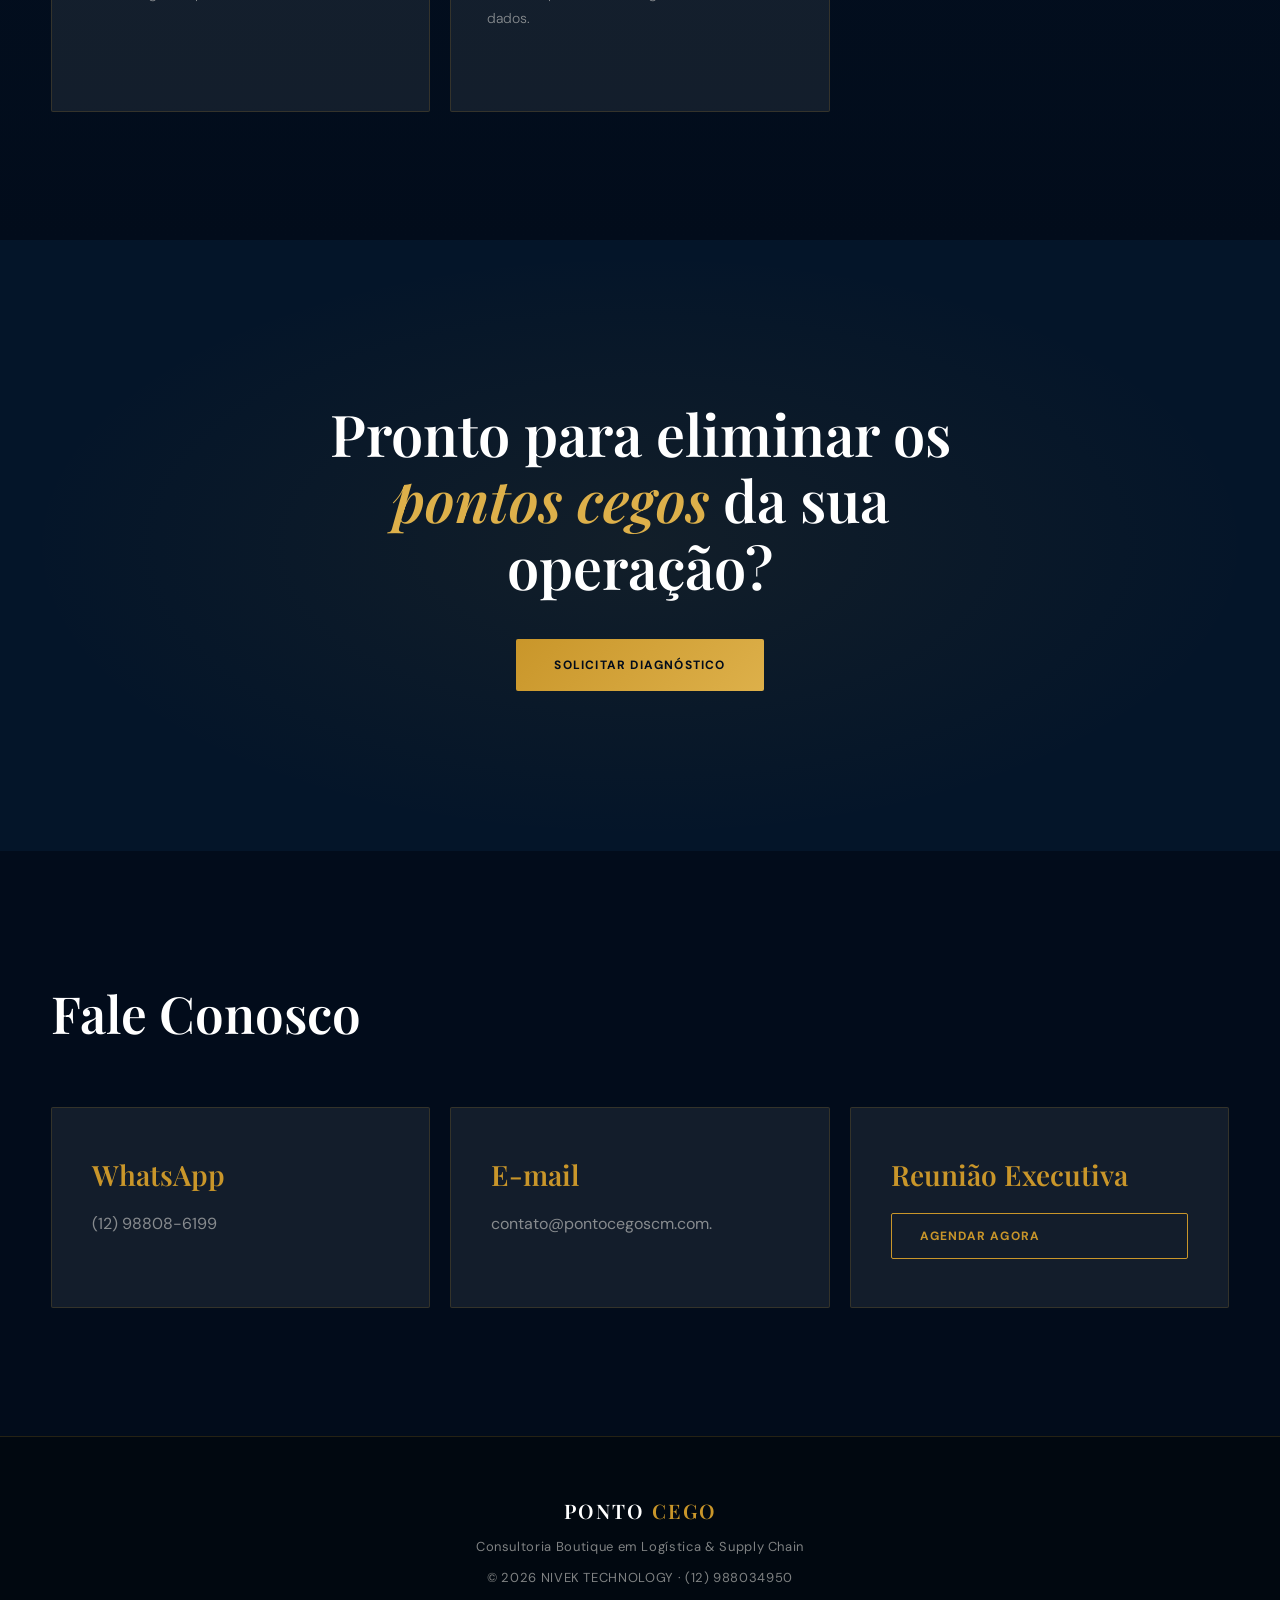
<file: servicos.html>
<!DOCTYPE html>
<html lang="pt-BR">
<head>
<meta charset="UTF-8"><meta name="viewport" content="width=device-width, initial-scale=1.0">
<title>Serviços | Ponto Cego</title>
<link rel="stylesheet" href="style.css">
<link href="https://fonts.googleapis.com/css2?family=Playfair+Display:ital,wght@0,400;0,500;0,600;0,700;1,400;1,600&family=DM+Sans:opsz,wght@9..40,300;9..40,400;9..40,500;9..40,600;9..40,700&family=Space+Mono:wght@400;700&display=swap" rel="stylesheet">
</head>
<body>
<header id="hdr">
  <div class="container">
    <div class="logo"><img src="img/Logo_Ponto_Cego-removebg-preview.png" alt="Ponto Cego"><div class="logo-text">PONTO <span>CEGO</span></div></div>
    <nav>
      <a href="index.html">Início</a><a href="sobre.html">Sobre</a>
      <a href="servicos.html" class="active">Serviços</a><a href="cases.html">Cases</a><a href="contato.html">Contato</a>
    </nav>
    <a href="contato.html" class="btn-header">Agendar Diagnóstico</a>
  </div>
</header>

<section class="page-hero">
  <div class="container">
    <div class="section-label" style="justify-content:center">Especialidades</div>
    <h1>Nossas <em style="font-style:italic;color:#ddb04a">Soluções</em></h1>
    <p>8 linhas de atuação para transformar sua cadeia de suprimentos em vantagem competitiva.</p>
  </div>
</section>

<section class="services" style="padding-top:80px">
  <div class="container">
    <div class="service-grid">

      <div class="service reveal reveal-d1">
        <div class="service-num">01</div>
        <h3>Network Design</h3>
        <p>Estudo estratégico para definir onde fábricas, CDs e hubs devem estar nos próximos 5–10 anos. Balanceia custos de transporte, incentivos fiscais e nível de serviço usando modelos matemáticos para simular cenários de crescimento.</p>
        <span class="service-arrow">→ Case: R$ 15M de saving</span>
      </div>

      <div class="service reveal reveal-d2">
        <div class="service-num">02</div>
        <h3>S&amp;OP / S&amp;OE</h3>
        <p>Estruturação do processo de Sales and Operations Planning e execução semanal. Cria governança para que Vendas, Finanças, Compras e Operações falem a mesma língua — reduzindo estoques e evitando rupturas.</p>
        <span class="service-arrow">→ Case: OTIF 82% → 96%</span>
      </div>

      <div class="service reveal reveal-d3">
        <div class="service-num">03</div>
        <h3>Intralogística &amp; Armazenagem</h3>
        <p>Redesenho do layout do CD para maximizar uso do espaço, otimização de rotas de picking, políticas de endereçamento e aumento da produtividade da mão de obra operacional.</p>
        <span class="service-arrow">→ Case: +40% produtividade</span>
      </div>

      <div class="service reveal reveal-d4">
        <div class="service-num">04</div>
        <h3>Strategic Sourcing &amp; Procurement</h3>
        <p>Reestruturação da área de compras com metodologia de TCO, renegociação de grandes contratos e homologação de fornecedores alinhados com critérios de conformidade e ESG.</p>
        <span class="service-arrow">→ Case: ↓ 11% categoria embalagens</span>
      </div>

      <div class="service reveal reveal-d1">
        <div class="service-num">05</div>
        <h3>Torre de Controle &amp; TMS</h3>
        <p>Diagnóstico completo da operação de transportes: revisão de tabelas de frete, auditoria de faturas, rotas ótimas e dashboard de visibilidade em tempo real com alertas automáticos.</p>
        <span class="service-arrow">→ Case: On-time 98,5%</span>
      </div>

      <div class="service reveal reveal-d2">
        <div class="service-num">06</div>
        <h3>Logística Verde &amp; ESG</h3>
        <p>Mapeamento da pegada de carbono (Escopo 3), critérios sustentáveis para transportadores, otimização de embalagens e desenho de fluxos de Logística Reversa.</p>
        <span class="service-arrow">→ Case: ↓ 25% emissões GEE</span>
      </div>

      <div class="service reveal reveal-d3">
        <div class="service-num">07</div>
        <h3>Gestão de Riscos &amp; Resiliência</h3>
        <p>Mapeamento de vulnerabilidades contra crises climáticas, greves, quebra de fornecedores e riscos cibernéticos. Matrizes de risco e planos de contingência práticos.</p>
        <span class="service-arrow">→ Continuidade do negócio</span>
      </div>

      <div class="service reveal reveal-d4">
        <div class="service-num">08</div>
        <h3>KPIs, Dashboards &amp; Governança</h3>
        <p>Árvore de indicadores da operação (OTIF, custo por unidade, acuracidade de inventário) e rituais de reuniões (diários, semanais e mensais) para decisões ágeis baseadas em dados.</p>
        <span class="service-arrow">→ Cultura orientada a dados</span>
      </div>

    </div>
  </div>
</section>

<section class="cta">
  <div class="cta-inner">
    <h2 class="reveal">Pronto para eliminar os <em>pontos cegos</em> da sua operação?</h2>
    <a href="contato.html" class="btn-primary reveal">Solicitar Diagnóstico</a>
  </div>
</section>

<section class="contato">
  <div class="container">
    <h2 class="reveal">Fale Conosco</h2>
    <div class="contato-grid">
      <div class="contato-card reveal reveal-d1"><h3>WhatsApp</h3><a href="https://wa.me/5512988086199">(12) 98808-6199</a></div>
      <div class="contato-card reveal reveal-d2"><h3>E-mail</h3><a href="mailto:pontocegoscm@gmail.com"> contato@pontocegoscm.com.</a></div>
      <div class="contato-card reveal reveal-d3"><h3>Reunião Executiva</h3><a href="contato.html" class="btn-agendar">Agendar Agora</a></div>
    </div>
  </div>
</section>
<footer>
  <div class="footer-logo">PONTO <span>CEGO</span></div>
  <p>Consultoria Boutique em Logística &amp; Supply Chain</p>
  <p>© 2026 NIVEK TECHNOLOGY · (12) 988034950</p>
</footer>
<script>
const hdr=document.getElementById('hdr');
window.addEventListener('scroll',()=>hdr.classList.toggle('scrolled',scrollY>50));
const obs=new IntersectionObserver(en=>en.forEach(e=>{if(e.isIntersecting)e.target.classList.add('visible');}),{threshold:.14});
document.querySelectorAll('.reveal').forEach(el=>obs.observe(el));
</script>
</body></html>
</file>
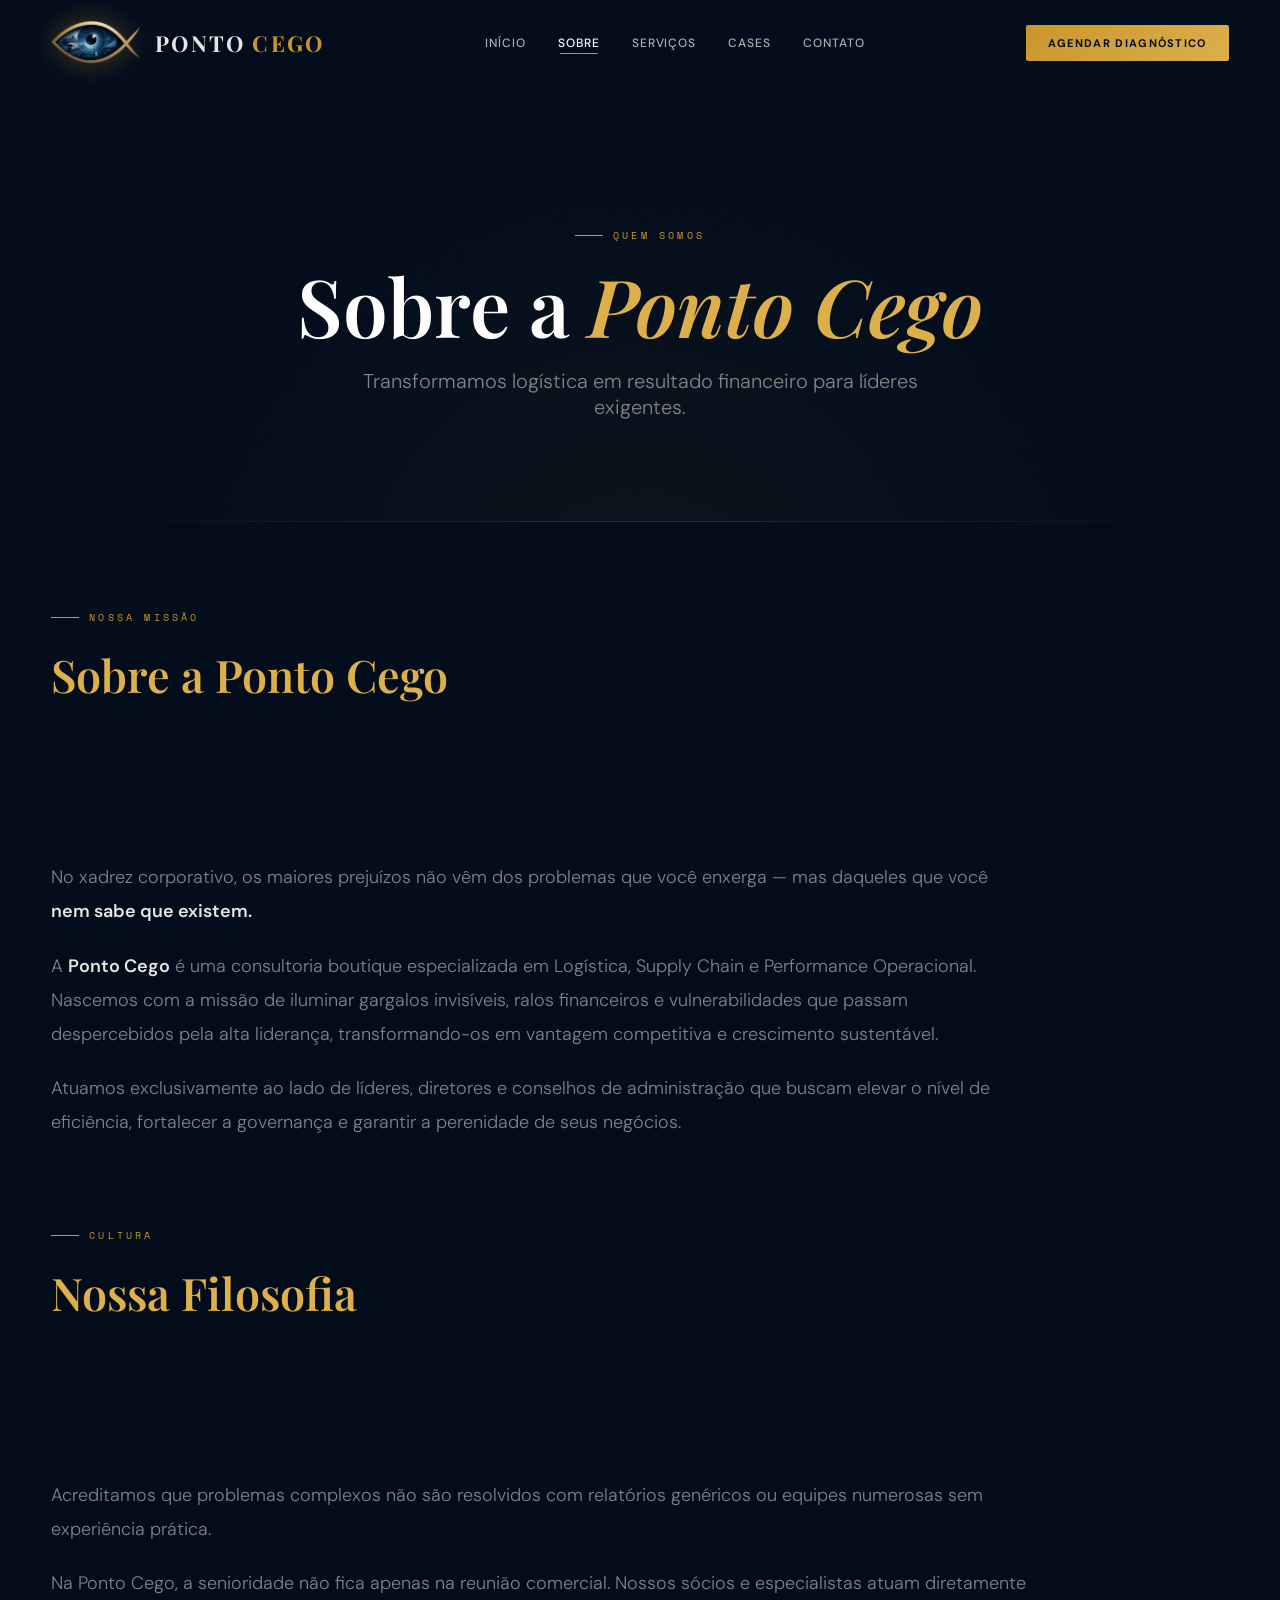
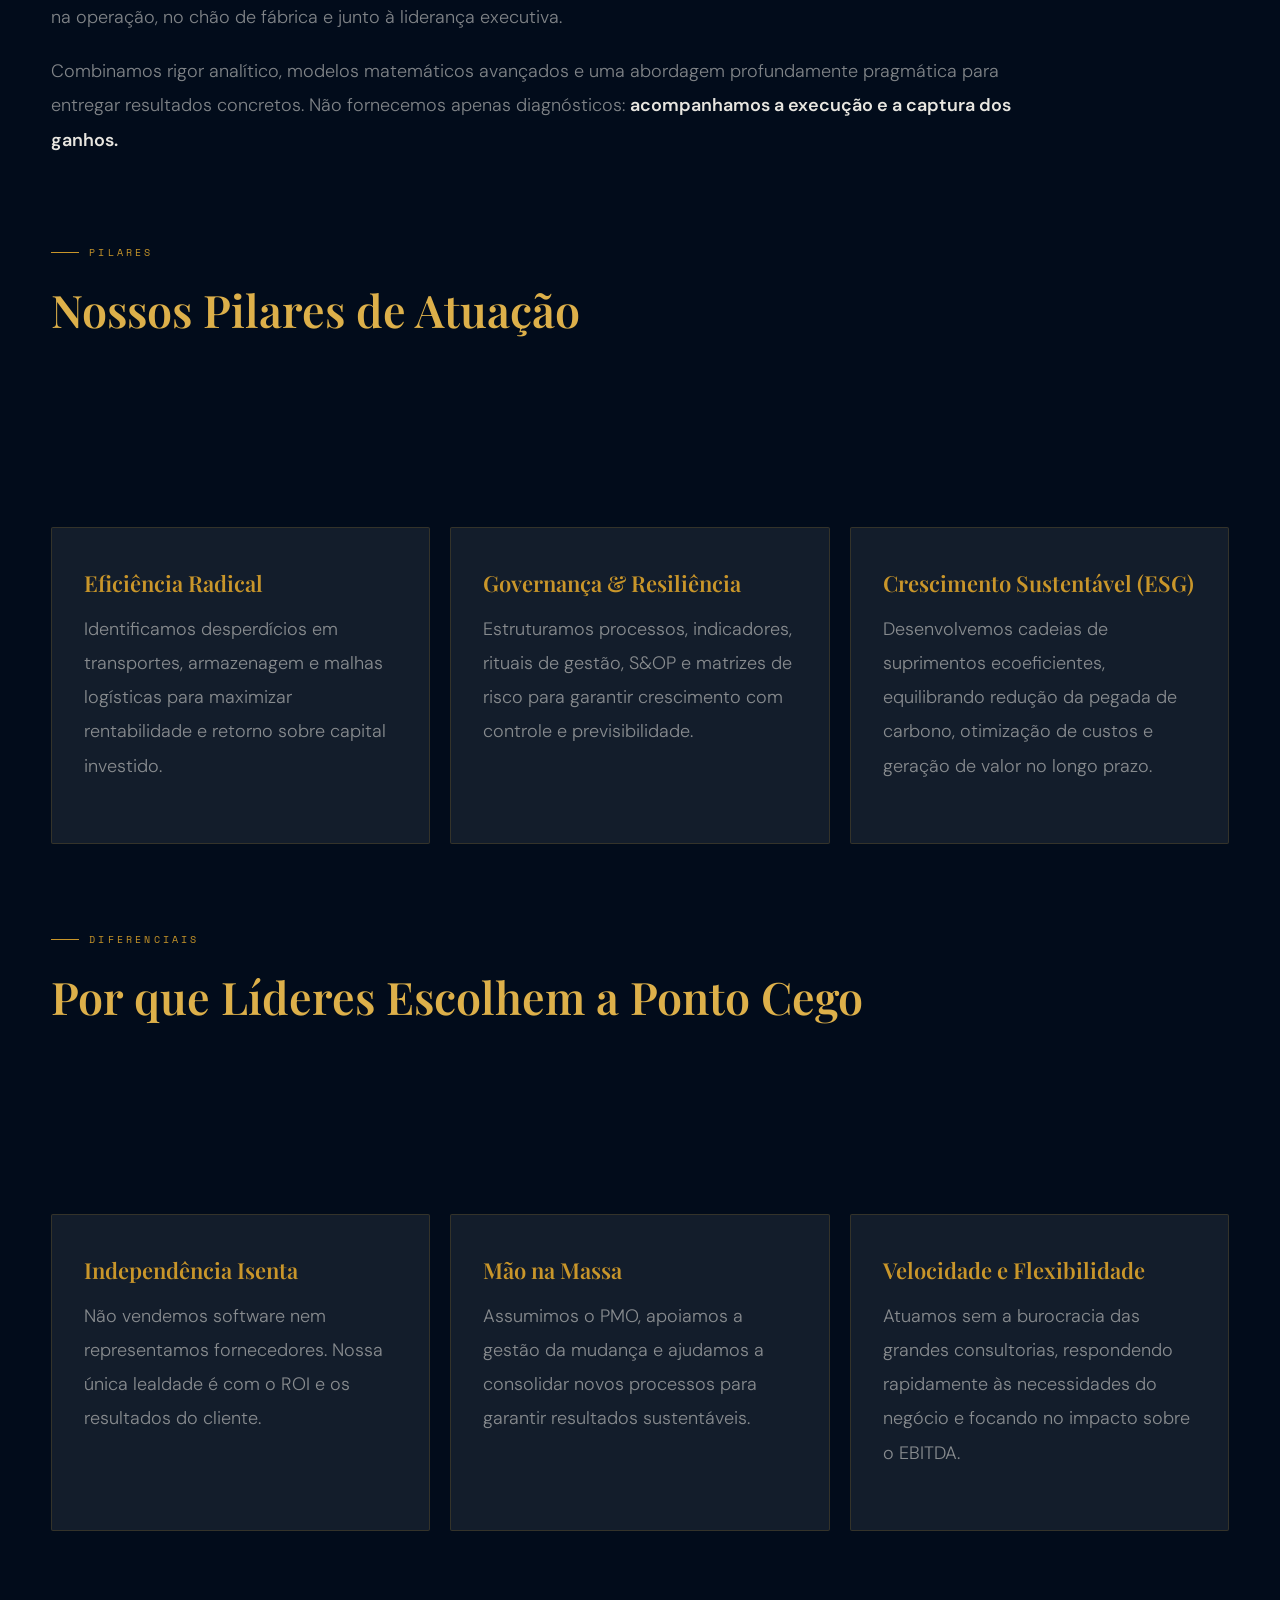
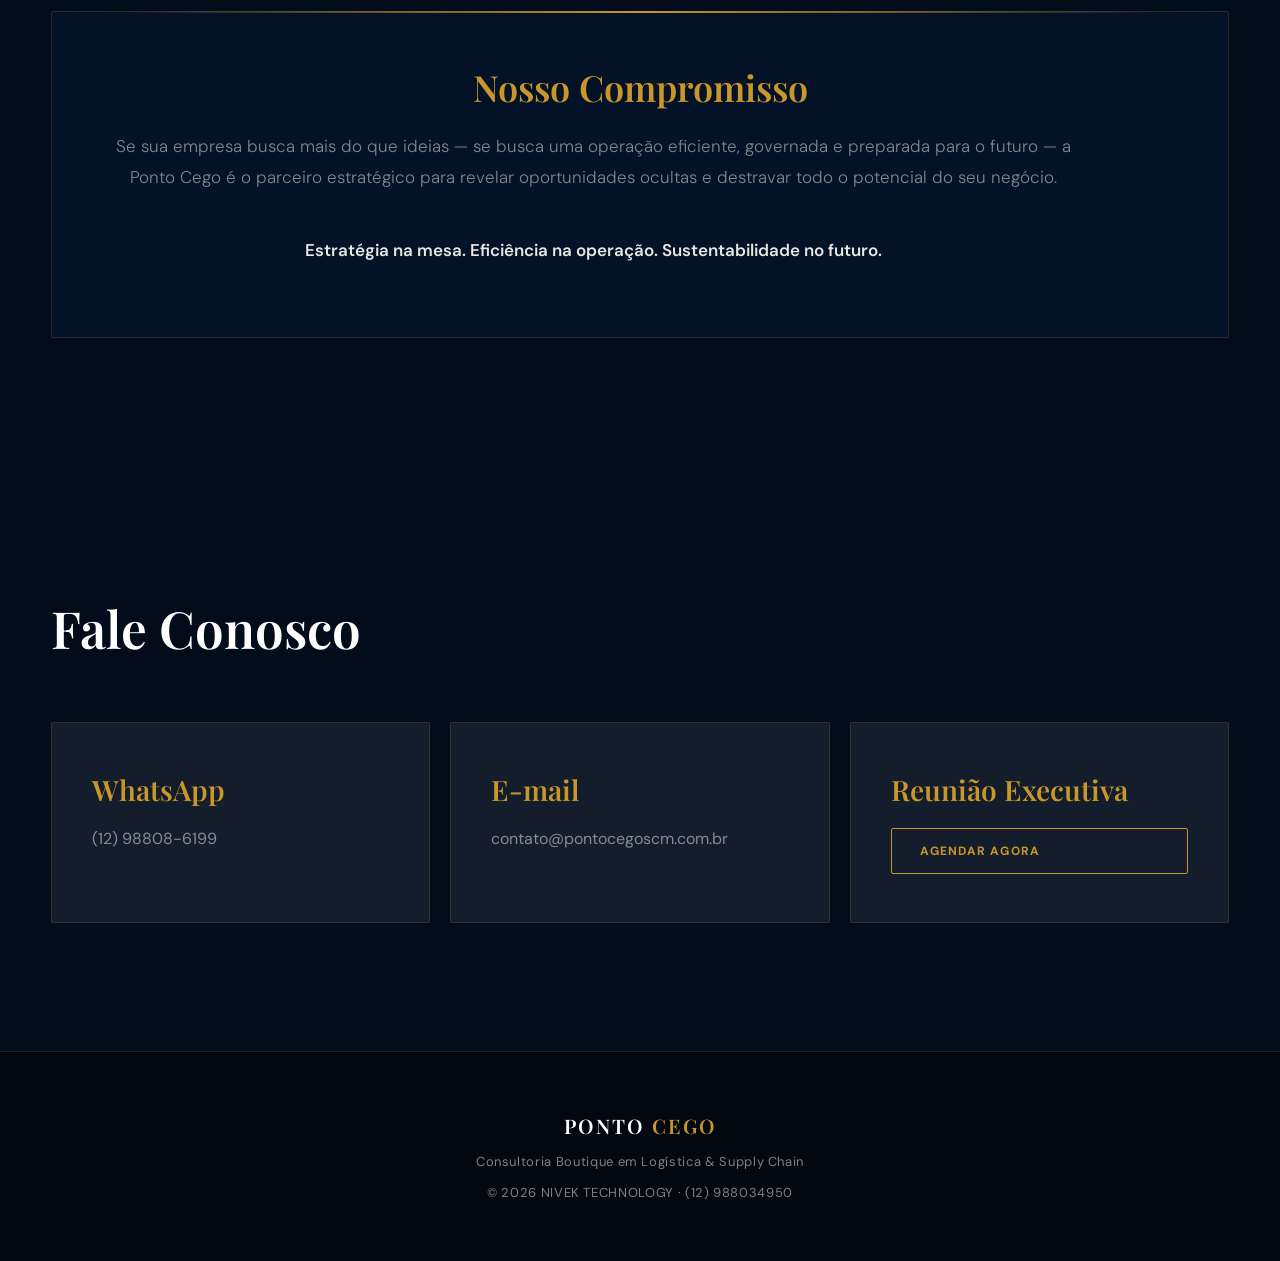
<file: sobre.html>
<!DOCTYPE html>
<html lang="pt-BR">
<head>
<meta charset="UTF-8"><meta name="viewport" content="width=device-width, initial-scale=1.0">
<title>Sobre | Ponto Cego</title>
<link rel="stylesheet" href="style.css">
<link href="https://fonts.googleapis.com/css2?family=Playfair+Display:ital,wght@0,400;0,500;0,600;0,700;1,400;1,600&family=DM+Sans:opsz,wght@9..40,300;9..40,400;9..40,500;9..40,600;9..40,700&family=Space+Mono:wght@400;700&display=swap" rel="stylesheet">
</head>
<body>
<header id="hdr">
  <div class="container">
    <div class="logo"><img src="img/Logo_Ponto_Cego-removebg-preview.png" alt="Ponto Cego"><div class="logo-text">PONTO <span>CEGO</span></div></div>
    <nav>
      <a href="index.html">Início</a><a href="sobre.html" class="active">Sobre</a>
      <a href="servicos.html">Serviços</a><a href="cases.html">Cases</a><a href="contato.html">Contato</a>
    </nav>
    <a href="contato.html" class="btn-header">Agendar Diagnóstico</a>
  </div>
</header>

<section class="page-hero">
  <div class="container">
    <div class="section-label" style="justify-content:center">Quem Somos</div>
    <h1>Sobre a <em style="font-style:italic;color:#ddb04a">Ponto Cego</em></h1>
    <p>Transformamos logística em resultado financeiro para líderes exigentes.</p>
  </div>
</section>

<section class="about-page" style="padding-top:80px">
  <div class="container">

    <section>
      <div class="section-label reveal">Nossa Missão</div>
      <h2 class="about-page reveal" style="color:#ddb04a">Sobre a Ponto Cego</h2>
      <p class="reveal">No xadrez corporativo, os maiores prejuízos não vêm dos problemas que você enxerga — mas daqueles que você <strong>nem sabe que existem.</strong></p>
      <p class="reveal">A <strong>Ponto Cego</strong> é uma consultoria boutique especializada em Logística, Supply Chain e Performance Operacional. Nascemos com a missão de iluminar gargalos invisíveis, ralos financeiros e vulnerabilidades que passam despercebidos pela alta liderança, transformando-os em vantagem competitiva e crescimento sustentável.</p>
      <p class="reveal">Atuamos exclusivamente ao lado de líderes, diretores e conselhos de administração que buscam elevar o nível de eficiência, fortalecer a governança e garantir a perenidade de seus negócios.</p>
    </section>

    <section>
      <div class="section-label reveal">Cultura</div>
      <h2 class="about-page reveal" style="color:#ddb04a">Nossa Filosofia</h2>
      <p class="reveal">Acreditamos que problemas complexos não são resolvidos com relatórios genéricos ou equipes numerosas sem experiência prática.</p>
      <p class="reveal">Na Ponto Cego, a senioridade não fica apenas na reunião comercial. Nossos sócios e especialistas atuam diretamente na operação, no chão de fábrica e junto à liderança executiva.</p>
      <p class="reveal">Combinamos rigor analítico, modelos matemáticos avançados e uma abordagem profundamente pragmática para entregar resultados concretos. Não fornecemos apenas diagnósticos: <strong>acompanhamos a execução e a captura dos ganhos.</strong></p>
    </section>

    <section>
      <div class="section-label reveal">Pilares</div>
      <h2 class="about-page reveal" style="color:#ddb04a">Nossos Pilares de Atuação</h2>
      <div class="pillars-grid">
        <div class="pillar reveal reveal-d1">
          <h3>Eficiência Radical</h3>
          <p>Identificamos desperdícios em transportes, armazenagem e malhas logísticas para maximizar rentabilidade e retorno sobre capital investido.</p>
        </div>
        <div class="pillar reveal reveal-d2">
          <h3>Governança &amp; Resiliência</h3>
          <p>Estruturamos processos, indicadores, rituais de gestão, S&amp;OP e matrizes de risco para garantir crescimento com controle e previsibilidade.</p>
        </div>
        <div class="pillar reveal reveal-d3">
          <h3>Crescimento Sustentável (ESG)</h3>
          <p>Desenvolvemos cadeias de suprimentos ecoeficientes, equilibrando redução da pegada de carbono, otimização de custos e geração de valor no longo prazo.</p>
        </div>
      </div>
    </section>

    <section>
      <div class="section-label reveal">Diferenciais</div>
      <h2 class="about-page reveal" style="color:#ddb04a">Por que Líderes Escolhem a Ponto Cego</h2>
      <div class="pillars-grid">
        <div class="pillar reveal reveal-d1">
          <h3>Independência Isenta</h3>
          <p>Não vendemos software nem representamos fornecedores. Nossa única lealdade é com o ROI e os resultados do cliente.</p>
        </div>
        <div class="pillar reveal reveal-d2">
          <h3>Mão na Massa</h3>
          <p>Assumimos o PMO, apoiamos a gestão da mudança e ajudamos a consolidar novos processos para garantir resultados sustentáveis.</p>
        </div>
        <div class="pillar reveal reveal-d3">
          <h3>Velocidade e Flexibilidade</h3>
          <p>Atuamos sem a burocracia das grandes consultorias, respondendo rapidamente às necessidades do negócio e focando no impacto sobre o EBITDA.</p>
        </div>
      </div>
    </section>

    <div class="commitment-card reveal" style="margin-top:60px">
      <h3>Nosso Compromisso</h3>
      <p>Se sua empresa busca mais do que ideias — se busca uma operação eficiente, governada e preparada para o futuro — a Ponto Cego é o parceiro estratégico para revelar oportunidades ocultas e destravar todo o potencial do seu negócio.</p>
      <br>
      <p><strong>Estratégia na mesa. Eficiência na operação. Sustentabilidade no futuro.</strong></p>
    </div>

  </div>
</section>

<section class="contato">
  <div class="container">
    <h2 class="reveal">Fale Conosco</h2>
    <div class="contato-grid">
      <div class="contato-card reveal reveal-d1"><h3>WhatsApp</h3><a href="https://wa.me/5512988086199">(12) 98808-6199</a></div>
      <div class="contato-card reveal reveal-d2"><h3>E-mail</h3><a href="mailto:pontocegoscm@gmail.com"> contato@pontocegoscm.com.br</a></div>
      <div class="contato-card reveal reveal-d3"><h3>Reunião Executiva</h3><a href="contato.html" class="btn-agendar">Agendar Agora</a></div>
    </div>
  </div>
</section>
<footer>
  <div class="footer-logo">PONTO <span>CEGO</span></div>
  <p>Consultoria Boutique em Logística &amp; Supply Chain</p>
  <p>© 2026 NIVEK TECHNOLOGY · (12) 988034950 </p>
</footer>
<script>
const hdr=document.getElementById('hdr');
window.addEventListener('scroll',()=>hdr.classList.toggle('scrolled',scrollY>50));
const obs=new IntersectionObserver(en=>en.forEach(e=>{if(e.isIntersecting)e.target.classList.add('visible');}),{threshold:.14});
document.querySelectorAll('.reveal').forEach(el=>obs.observe(el));
</script>
</body></html>
</file>
<file: style.css>
/* ================================================================
   PONTO CEGO — DESIGN SYSTEM MASTER
   Nível: World-class boutique consultancy
   Inspiração: McKinsey + Oliver Wyman + Roland Berger digitais
   Paleta: Navy profundo · Ouro · Off-white
   Tipografia: Playfair Display + DM Sans + Space Mono
================================================================ */

@import url('https://fonts.googleapis.com/css2?family=Playfair+Display:ital,wght@0,400;0,500;0,600;0,700;1,400;1,600&family=DM+Sans:opsz,wght@9..40,300;9..40,400;9..40,500;9..40,600;9..40,700&family=Space+Mono:wght@400;700&display=swap');

/* ================================================================
   VARIÁVEIS
================================================================ */
:root {
  --navy-950: #010810;
  --navy-900: #020c1b;
  --navy-800: #041529;
  --navy-700: #071e3d;
  --navy-600: #0a2952;
  --navy-500: #0d3567;
  --gold:     #c9962a;
  --gold-lt:  #ddb04a;
  --gold-dim: rgba(201,150,42,.18);
  --gold-glow:rgba(201,150,42,.30);
  --white:    #ffffff;
  --off:      #e8e6e0;
  --muted:    rgba(232,230,224,.55);
  --faint:    rgba(255,255,255,.07);
  --glass:    rgba(4,21,45,.60);
  --border:   rgba(201,150,42,.18);
  --border-h: rgba(201,150,42,.55);

  --ff-display: 'Playfair Display', Georgia, serif;
  --ff-body:    'DM Sans', system-ui, sans-serif;
  --ff-mono:    'Space Mono', monospace;

  --ease-out-expo: cubic-bezier(0.16,1,0.3,1);
  --ease-back:     cubic-bezier(0.34,1.56,0.64,1);
  --ease-in-expo:  cubic-bezier(0.7,0,0.84,0);

  --r: 2px;
  --section-pad: clamp(80px, 10vw, 140px);
}

/* ================================================================
   RESET
================================================================ */
*, *::before, *::after { margin:0; padding:0; box-sizing:border-box; }
html { scroll-behavior:smooth; overflow-x:hidden; font-size:16px; }
body {
  font-family: var(--ff-body);
  background: var(--navy-900);
  color: var(--off);
  overflow-x: hidden;
  min-height: 100vh;
  -webkit-font-smoothing: antialiased;
}
img { max-width:100%; height:auto; display:block; }
a   { color:inherit; text-decoration:none; }
button { font-family:inherit; cursor:pointer; }

/* ================================================================
   GRAIN — textura atmosférica
================================================================ */
body::before {
  content:'';
  position:fixed; inset:0;
  background-image:
    url("data:image/svg+xml,%3Csvg xmlns='http://www.w3.org/2000/svg' width='300' height='300'%3E%3Cfilter id='n'%3E%3CfeTurbulence type='fractalNoise' baseFrequency='0.75' numOctaves='4' stitchTiles='stitch'/%3E%3C/filter%3E%3Crect width='300' height='300' filter='url(%23n)' opacity='0.035'/%3E%3C/svg%3E");
  pointer-events:none; z-index:9999; opacity:.5;
}

/* ================================================================
   CONTAINER
================================================================ */
.container {
  width: min(92%, 1200px);
  margin: auto;
}

/* ================================================================
   LOGO SPLASH
================================================================ */
#logo-splash {
  position:fixed; inset:0;
  background: var(--navy-950);
  display:flex; flex-direction:column;
  align-items:center; justify-content:center;
  gap:32px; z-index:100000;
  animation: splash-out .9s var(--ease-in-expo) 3.0s forwards;
}
#logo-splash img {
  width: clamp(200px, 28vw, 360px);
  animation: splash-img .9s var(--ease-out-expo) .2s both;
  filter: drop-shadow(0 0 80px rgba(201,150,42,.45));
}
.splash-bar {
  width:0; height:1px;
  background: linear-gradient(90deg, transparent, var(--gold), transparent);
  animation: splash-bar-grow 1.4s var(--ease-out-expo) .7s forwards;
  max-width:320px;
}
.splash-tag {
  font-family:var(--ff-mono);
  font-size:11px; letter-spacing:.35em;
  text-transform:uppercase; color:var(--gold);
  opacity:0;
  animation: fade-up .7s var(--ease-out-expo) 1.4s both;
}
@keyframes splash-img { from{opacity:0;transform:scale(.75) translateY(24px)} to{opacity:1;transform:scale(1) translateY(0)} }
@keyframes splash-bar-grow { from{width:0} to{width:320px} }
@keyframes splash-out { from{opacity:1;pointer-events:all} to{opacity:0;pointer-events:none} }

/* ================================================================
   HEADER
================================================================ */
header {
  position:fixed; top:0; width:100%; z-index:1000;
  transition: background .5s, border-color .5s, box-shadow .5s;
}
header.scrolled {
  background: rgba(2,12,27,.94);
  backdrop-filter: blur(24px);
  -webkit-backdrop-filter: blur(24px);
  border-bottom: 1px solid var(--border);
  box-shadow: 0 8px 60px rgba(0,0,0,.6);
}
header .container {
  display:flex; align-items:center;
  justify-content:space-between;
  padding:20px 0; gap:24px;
  flex-wrap:wrap;
}
.logo { display:flex; align-items:center; gap:14px; }
.logo img {
  width:90px; height:auto; object-fit:contain;
  filter:drop-shadow(0 0 14px rgba(201,150,42,.35));
  transition:filter .4s;
}
.logo img:hover { filter:drop-shadow(0 0 28px rgba(201,150,42,.65)); }
.logo-text {
  font-family:var(--ff-display);
  font-size:22px; font-weight:700;
  letter-spacing:.1em; line-height:1;
}
.logo-text span { color:var(--gold); }

nav { display:flex; align-items:center; gap:4px; flex-wrap:wrap; }
nav a {
  font-size:12px; font-weight:500;
  letter-spacing:.08em; text-transform:uppercase;
  color:rgba(232,230,224,.75);
  padding:8px 14px; border-radius:3px;
  position:relative; transition:color .3s;
}
nav a::after {
  content:''; position:absolute;
  bottom:5px; left:50%; transform:translateX(-50%);
  width:0; height:1px; background:var(--gold);
  transition:width .35s var(--ease-out-expo);
}
nav a:hover { color:var(--white); }
nav a:hover::after, nav a.active::after { width:55%; }
nav a.active { color:var(--white); }

.btn-header {
  font-size:11px; font-weight:700;
  letter-spacing:.12em; text-transform:uppercase;
  background:linear-gradient(135deg,var(--gold),var(--gold-lt));
  color:var(--navy-900); padding:11px 22px;
  border-radius:var(--r); white-space:nowrap;
  transition:all .35s var(--ease-out-expo);
  box-shadow:0 0 0 0 var(--gold-glow);
}
.btn-header:hover {
  transform:translateY(-2px);
  box-shadow:0 8px 30px var(--gold-glow);
}

/* ================================================================
   HERO
================================================================ */
.hero {
  position:relative; min-height:100vh;
  display:flex; align-items:center;
  overflow:hidden;
}
.hero-bg {
  position:absolute; inset:0;
  background-image:url('img/ChatGPT\ Image\ 6\ de\ jun.\ de\ 2026\,\ 12_38_21.png');
  background-size:cover;
  background-position:right center;
  animation:hero-drift 18s ease-in-out infinite alternate;
}
@keyframes hero-drift { from{transform:scale(1.04) translateX(0)} to{transform:scale(1.07) translateX(-1%)} }

.hero-vignette {
  position:absolute; inset:0; z-index:1;
  background:
    linear-gradient(105deg,
      rgba(1,8,16,.97) 0%,
      rgba(2,12,27,.88) 28%,
      rgba(4,21,45,.62) 55%,
      rgba(7,30,61,.22) 80%,
      rgba(7,30,61,.05) 100%
    );
}
/* faixa ouro esquerda */
.hero::before {
  content:''; position:absolute;
  left:0; top:0; bottom:0; width:3px; z-index:3;
  background:linear-gradient(to bottom, transparent 10%, var(--gold) 50%, transparent 90%);
}
.hero-content {
  position:relative; z-index:2;
  max-width:820px;
  padding:clamp(140px,16vw,200px) 0 clamp(80px,8vw,120px);
}
.hero-badge {
  display:inline-flex; align-items:center; gap:10px;
  font-family:var(--ff-mono); font-size:10px;
  letter-spacing:.32em; text-transform:uppercase;
  color:var(--gold);
  background:rgba(201,150,42,.08);
  border:1px solid var(--border);
  padding:8px 18px; border-radius:var(--r);
  margin-bottom:36px;
  opacity:0; animation:fade-up .8s var(--ease-out-expo) 3.2s both;
}
.hero-badge::before {
  content:''; width:6px; height:6px;
  background:var(--gold); border-radius:50%;
  animation:blink 2s ease-in-out infinite;
}
@keyframes blink { 0%,100%{opacity:1;transform:scale(1)} 50%{opacity:.35;transform:scale(.65)} }

.hero h1 {
  font-family:var(--ff-display);
  font-size:clamp(38px,5.2vw,74px);
  font-weight:600; line-height:1.08;
  margin-bottom:28px; color:var(--white);
  opacity:0; animation:fade-up .9s var(--ease-out-expo) 3.4s both;
}
.hero h1 em { font-style:italic; color:var(--gold-lt); }

.hero p {
  font-size:clamp(15px,1.55vw,19px);
  line-height:1.8; color:var(--muted);
  max-width:620px; font-weight:300;
  margin-bottom:44px;
  opacity:0; animation:fade-up .9s var(--ease-out-expo) 3.6s both;
}
.hero-btns {
  display:flex; flex-wrap:wrap; gap:16px;
  opacity:0; animation:fade-up .9s var(--ease-out-expo) 3.8s both;
}
/* scroll hint */
.hero-scroll {
  position:absolute; bottom:44px; left:50%;
  transform:translateX(-50%); z-index:3;
  display:flex; flex-direction:column; align-items:center; gap:8px;
  opacity:0; animation:fade-up .8s var(--ease-out-expo) 4.1s both;
}
.hero-scroll span { font-family:var(--ff-mono); font-size:9px; letter-spacing:.3em; color:var(--muted); text-transform:uppercase; }
.scroll-line { width:1px; height:52px; background:linear-gradient(to bottom, var(--gold), transparent); animation:scroll-line 2.2s ease-in-out infinite; }
@keyframes scroll-line { 0%{transform:scaleY(0);transform-origin:top} 50%{transform:scaleY(1);transform-origin:top} 51%{transform:scaleY(1);transform-origin:bottom} 100%{transform:scaleY(0);transform-origin:bottom} }

/* ================================================================
   BOTÕES GLOBAIS
================================================================ */
.btn-primary {
  display:inline-flex; align-items:center; gap:10px;
  font-size:12px; font-weight:700;
  letter-spacing:.1em; text-transform:uppercase;
  background:linear-gradient(135deg,var(--gold) 0%,var(--gold-lt) 100%);
  color:var(--navy-900); padding:18px 38px;
  border-radius:var(--r); position:relative; overflow:hidden;
  transition:all .35s var(--ease-out-expo);
}
.btn-primary::before {
  content:''; position:absolute; inset:0;
  background:rgba(255,255,255,.14);
  transform:translateX(-101%);
  transition:transform .45s var(--ease-out-expo);
}
.btn-primary:hover::before { transform:translateX(0); }
.btn-primary:hover { transform:translateY(-3px); box-shadow:0 18px 44px rgba(201,150,42,.42); color:var(--navy-900); }

.btn-secondary {
  display:inline-flex; align-items:center; gap:10px;
  font-size:12px; font-weight:600;
  letter-spacing:.1em; text-transform:uppercase;
  color:var(--off); border:1px solid rgba(232,230,224,.35);
  padding:18px 38px; border-radius:var(--r);
  transition:all .35s var(--ease-out-expo);
}
.btn-secondary:hover {
  border-color:var(--gold); color:var(--gold);
  background:rgba(201,150,42,.06);
  transform:translateY(-3px);
}
.btn-ghost {
  display:inline-flex; align-items:center; gap:10px;
  font-size:12px; font-weight:700;
  letter-spacing:.1em; text-transform:uppercase;
  color:var(--gold); border:1px solid var(--gold);
  padding:14px 28px; border-radius:var(--r);
  transition:all .35s var(--ease-out-expo);
}
.btn-ghost:hover { background:var(--gold); color:var(--navy-900); box-shadow:0 8px 32px var(--gold-glow); }

/* ================================================================
   UTILITY: SECTION LABELS
================================================================ */
.section-label {
  display:inline-flex; align-items:center; gap:10px;
  font-family:var(--ff-mono); font-size:10px;
  letter-spacing:.32em; text-transform:uppercase;
  color:var(--gold); margin-bottom:20px;
}
.section-label::before {
  content:''; display:inline-block;
  width:28px; height:1px; background:var(--gold);
}
.section-title {
  font-family:var(--ff-display);
  font-size:clamp(34px,4vw,58px);
  font-weight:600; line-height:1.1;
  margin-bottom:20px; color:var(--white);
}
.section-title em { font-style:italic; color:var(--gold-lt); }
.section-sub {
  font-size:clamp(15px,1.5vw,18px);
  line-height:1.75; color:var(--muted);
  font-weight:300; max-width:600px;
  margin-bottom:60px;
}

/* ================================================================
   SCROLL REVEAL
================================================================ */
.reveal {
  opacity:0; transform:translateY(36px);
  transition:opacity .85s var(--ease-out-expo), transform .85s var(--ease-out-expo);
}
.reveal.visible { opacity:1; transform:translateY(0); }
.reveal-d1 { transition-delay:.08s; }
.reveal-d2 { transition-delay:.16s; }
.reveal-d3 { transition-delay:.24s; }
.reveal-d4 { transition-delay:.32s; }
.reveal-d5 { transition-delay:.40s; }
.reveal-d6 { transition-delay:.48s; }

/* shared animation */
@keyframes fade-up {
  from { opacity:0; transform:translateY(20px); }
  to   { opacity:1; transform:translateY(0); }
}

/* ================================================================
   STATS BELT
================================================================ */
.stats-belt {
  background:var(--navy-800);
  border-top:1px solid var(--border);
  border-bottom:1px solid var(--border);
  padding:0; overflow:hidden; position:relative;
}
/* marquee faixa */
.stats-belt::before {
  content:'PONTO CEGO · LOGÍSTICA · SUPPLY CHAIN · EFICIÊNCIA · GOVERNANÇA · ESG · NETWORK DESIGN · S&OP · ';
  position:absolute; top:0; width:300%; left:0;
  font-family:var(--ff-mono); font-size:9px;
  letter-spacing:.3em; color:rgba(201,150,42,.06);
  white-space:nowrap;
  animation:ticker 30s linear infinite;
}
@keyframes ticker { from{transform:translateX(0)} to{transform:translateX(-33.33%)} }

.stats-grid {
  display:grid;
  grid-template-columns:repeat(4,1fr);
}
.stat-item {
  padding:56px 28px;
  text-align:center;
  border-right:1px solid rgba(255,255,255,.06);
  position:relative; overflow:hidden;
  transition:background .4s;
}
.stat-item:last-child { border-right:none; }
.stat-item::before {
  content:''; position:absolute; bottom:0; left:0; right:0;
  height:2px; background:var(--gold);
  transform:scaleX(0); transform-origin:left;
  transition:transform .5s var(--ease-out-expo);
}
.stat-item:hover::before { transform:scaleX(1); }
.stat-item:hover { background:rgba(201,150,42,.04); }

.stat-num {
  font-family:var(--ff-display);
  font-size:clamp(48px,5vw,76px);
  font-weight:700; line-height:1;
  color:var(--gold);
  letter-spacing:-.02em; margin-bottom:10px;
}
.stat-label {
  font-size:11px; font-weight:500;
  letter-spacing:.18em; text-transform:uppercase;
  color:var(--muted);
}

/* ================================================================
   COMPARE SECTION — Ponto Cego vs Mercado
================================================================ */
.compare {
  padding:var(--section-pad) 0;
  background: linear-gradient(180deg, var(--navy-900) 0%, var(--navy-800) 100%);
  position:relative; overflow:hidden;
}
.compare::after {
  content:''; position:absolute;
  top:-300px; right:-300px;
  width:700px; height:700px;
  border:1px solid rgba(201,150,42,.04);
  border-radius:50%; pointer-events:none;
}
.compare-grid {
  display:grid;
  grid-template-columns:1fr 1fr;
  gap:2px;
  border:1px solid var(--border);
  border-radius:4px;
  overflow:hidden;
}
.compare-col {
  background:var(--faint);
  padding:48px 44px;
}
.compare-col.highlight {
  background:linear-gradient(160deg, rgba(201,150,42,.10) 0%, rgba(201,150,42,.04) 100%);
  border-left:2px solid var(--gold);
}
.compare-col h3 {
  font-family:var(--ff-display);
  font-size:22px; font-weight:600;
  margin-bottom:8px;
  display:flex; align-items:center; gap:12px;
}
.compare-col h3 .badge-col {
  font-family:var(--ff-mono);
  font-size:9px; letter-spacing:.2em;
  padding:4px 10px; border-radius:2px;
  text-transform:uppercase;
}
.col-market  .badge-col { background:rgba(255,255,255,.08); color:var(--muted); }
.col-pc      .badge-col { background:var(--gold-dim); color:var(--gold); }
.compare-col .col-sub { font-size:13px; color:var(--muted); margin-bottom:36px; }
.compare-row {
  display:flex; align-items:flex-start; gap:16px;
  padding:20px 0; border-bottom:1px solid rgba(255,255,255,.05);
}
.compare-row:last-child { border-bottom:none; }
.compare-icon {
  width:28px; height:28px; flex-shrink:0;
  border-radius:50%; display:flex; align-items:center; justify-content:center;
  font-size:13px; margin-top:2px;
}
.icon-x  { background:rgba(220,50,50,.12);  color:#e05555; }
.icon-ok { background:rgba(201,150,42,.15);  color:var(--gold); }
.compare-row-text strong {
  display:block; font-size:14px; font-weight:600;
  color:var(--off); margin-bottom:4px;
}
.compare-row-text span { font-size:13px; color:var(--muted); line-height:1.6; }

/* ================================================================
   PROBLEMS
================================================================ */
.problems {
  padding:var(--section-pad) 0;
  background:var(--navy-900);
}
.problems-grid {
  display:grid;
  grid-template-columns:repeat(auto-fit, minmax(260px,1fr));
  gap:20px;
}
.problem-card {
  background:var(--faint);
  border:1px solid var(--border);
  border-radius:var(--r);
  padding:44px 36px;
  position:relative; overflow:hidden;
  transition:all .4s var(--ease-out-expo);
  cursor:default;
}
.problem-card::after {
  content:''; position:absolute;
  bottom:0; left:0; width:0; height:2px;
  background:var(--gold);
  transition:width .5s var(--ease-out-expo);
}
.problem-card:hover { transform:translateY(-8px); border-color:var(--border-h); box-shadow:0 24px 70px rgba(0,0,0,.55); }
.problem-card:hover::after { width:100%; }
.problem-icon { font-size:28px; margin-bottom:20px; }
.problem-card h3 { font-family:var(--ff-display); font-size:20px; font-weight:600; color:var(--white); margin-bottom:12px; }
.problem-card p  { font-size:14px; line-height:1.7; color:var(--muted); font-weight:300; }

/* ================================================================
   SERVICES
================================================================ */
.services {
  padding:var(--section-pad) 0;
  background:linear-gradient(180deg, var(--navy-800) 0%, var(--navy-900) 100%);
}
.service-grid {
  display:grid;
  grid-template-columns:repeat(auto-fit, minmax(280px,1fr));
  gap:20px;
}
.service {
  background:var(--faint);
  border:1px solid var(--border);
  border-radius:var(--r);
  padding:48px 36px;
  display:flex; flex-direction:column; gap:16px;
  transition:all .4s var(--ease-out-expo);
  position:relative; overflow:hidden;
}
.service::before, .service::after {
  content:''; position:absolute;
  width:36px; height:36px; opacity:0;
  transition:opacity .4s, width .4s, height .4s;
}
.service::before { top:0; left:0; border-top:2px solid var(--gold); border-left:2px solid var(--gold); }
.service::after  { bottom:0; right:0; border-bottom:2px solid var(--gold); border-right:2px solid var(--gold); }
.service:hover::before, .service:hover::after { opacity:1; }
.service:hover { transform:translateY(-10px); border-color:var(--border-h); box-shadow:0 28px 80px rgba(0,0,0,.55); background:rgba(201,150,42,.04); }
.service-num { font-family:var(--ff-mono); font-size:10px; letter-spacing:.2em; color:var(--gold); }
.service h3 { font-family:var(--ff-display); font-size:24px; font-weight:600; color:var(--gold-lt); line-height:1.2; }
.service p  { font-size:14px; line-height:1.75; color:var(--muted); font-weight:300; }
.service-arrow { margin-top:auto; font-size:13px; color:var(--gold); opacity:0; transition:opacity .3s; }
.service:hover .service-arrow { opacity:1; }

/* ================================================================
   PROCESSO
================================================================ */
.process {
  padding:var(--section-pad) 0;
  background:var(--navy-800);
  position:relative; overflow:hidden;
}
.process::before {
  content:''; position:absolute;
  top:-200px; right:-200px;
  width:550px; height:550px;
  border:1px solid rgba(201,150,42,.05);
  border-radius:50%; pointer-events:none;
}
.steps-row {
  display:flex; gap:12px; margin-bottom:40px;
  flex-wrap:wrap; position:relative;
}
.steps-row::before {
  content:''; position:absolute;
  top:40px; left:90px; right:90px; height:1px;
  background:linear-gradient(90deg, transparent, var(--border), transparent);
  pointer-events:none;
}
.step {
  flex:1; min-width:140px;
  padding:26px 18px; text-align:center;
  background:var(--faint);
  border:1px solid var(--border);
  border-radius:var(--r);
  cursor:pointer; position:relative; z-index:1;
  transition:all .35s var(--ease-out-expo);
}
.step:hover { transform:translateY(-6px); border-color:var(--border-h); }
.step.active {
  border-color:var(--gold);
  background:rgba(201,150,42,.10);
  box-shadow:0 0 40px rgba(201,150,42,.14), 0 16px 44px rgba(0,0,0,.4);
}
.step-num { font-family:var(--ff-display); font-size:46px; font-weight:700; color:var(--gold); line-height:1; margin-bottom:6px; }
.step-label { font-size:11px; font-weight:600; letter-spacing:.1em; text-transform:uppercase; color:var(--muted); }
.step.active .step-label { color:var(--off); }

.process-detail {
  max-width:860px; margin:auto;
  background:rgba(4,21,45,.75);
  backdrop-filter:blur(24px);
  border:1px solid var(--border);
  border-radius:var(--r);
  padding:clamp(36px,5vw,64px) clamp(28px,5vw,72px);
  text-align:center; position:relative;
}
.process-detail::before {
  content:''; position:absolute;
  top:-1px; left:72px; right:72px; height:2px;
  background:linear-gradient(90deg, transparent, var(--gold), transparent);
}
.process-detail h3 {
  font-family:var(--ff-display);
  font-size:clamp(22px,3vw,38px);
  font-weight:600; color:var(--gold);
  margin-bottom:18px;
  transition:opacity .3s;
}
.process-detail p {
  font-size:clamp(15px,1.5vw,18px);
  line-height:1.85; color:var(--muted); font-weight:300;
  transition:opacity .3s;
}
.process-detail.fading h3,
.process-detail.fading p { opacity:0; }

/* ================================================================
   CASES
================================================================ */
.cases {
  padding:var(--section-pad) 0;
  background:var(--navy-900);
}
.case-grid, .cases-page-grid {
  display:grid;
  grid-template-columns:repeat(auto-fit, minmax(320px,1fr));
  gap:20px;
}
.case {
  background:var(--faint);
  border:1px solid var(--border);
  border-radius:var(--r);
  padding:48px 38px;
  display:flex; flex-direction:column; gap:18px;
  transition:all .4s var(--ease-out-expo);
  position:relative; overflow:hidden;
}
.case-tag {
  font-family:var(--ff-mono); font-size:9px;
  letter-spacing:.28em; text-transform:uppercase;
  color:var(--gold); display:block; margin-bottom:-6px;
}
.case h3 { font-family:var(--ff-display); font-size:clamp(20px,2.2vw,26px); font-weight:600; color:var(--white); line-height:1.25; }
.case p  { font-size:14px; line-height:1.75; color:var(--muted); font-weight:300; }
.case-result {
  margin-top:auto;
  padding:18px 22px;
  background:rgba(201,150,42,.08);
  border:1px solid var(--border);
  border-radius:var(--r);
  font-family:var(--ff-mono); font-size:12px;
  letter-spacing:.05em; color:var(--gold);
  font-weight:700;
}
.case:hover { transform:translateY(-10px); border-color:var(--border-h); box-shadow:0 28px 80px rgba(0,0,0,.6); }

/* ================================================================
   ABOUT STRIP
================================================================ */
.about {
  padding:var(--section-pad) 0;
  background:linear-gradient(160deg, var(--navy-800) 0%, var(--navy-900) 100%);
  position:relative; overflow:hidden;
}
.about::before {
  content:'"'; position:absolute;
  top:40px; left:-30px;
  font-family:var(--ff-display);
  font-size:380px; line-height:1;
  color:rgba(201,150,42,.025); pointer-events:none;
}
.about-body { max-width:820px; }
.about-body p {
  font-size:clamp(16px,1.6vw,20px);
  line-height:1.9; color:var(--muted);
  font-weight:300; margin-bottom:24px;
}
.about-body p strong { color:var(--off); font-weight:600; }

/* pillar grid inside about */
.pillars-grid {
  display:grid;
  grid-template-columns:repeat(auto-fit,minmax(260px,1fr));
  gap:20px; margin-top:60px;
}
.pillar {
  background:var(--faint);
  border:1px solid var(--border);
  border-radius:var(--r);
  padding:40px 32px;
  transition:all .4s var(--ease-out-expo);
}
.pillar:hover { border-color:var(--border-h); transform:translateY(-6px); box-shadow:0 20px 60px rgba(0,0,0,.4); }
.pillar h3 { font-family:var(--ff-display); font-size:22px; font-weight:600; color:var(--gold); margin-bottom:14px; }
.pillar p  { font-size:14px; line-height:1.7; color:var(--muted); font-weight:300; }

/* ================================================================
   CTA
================================================================ */
.cta {
  padding:clamp(100px,14vw,160px) 0;
  background:var(--navy-800); text-align:center;
  position:relative; overflow:hidden;
}
.cta::before {
  content:''; position:absolute; inset:0;
  background:radial-gradient(ellipse at center, rgba(201,150,42,.07) 0%, transparent 68%);
  pointer-events:none;
}
.cta-inner { position:relative; z-index:1; }
.cta h2 {
  font-family:var(--ff-display);
  font-size:clamp(32px,4.5vw,60px);
  font-weight:600; line-height:1.15;
  max-width:720px; margin:0 auto 40px;
  color:var(--white);
}
.cta h2 em { font-style:italic; color:var(--gold-lt); }

/* ================================================================
   CONTACT SECTION
================================================================ */
.contato { padding:var(--section-pad) 0; background:var(--navy-900); }
.contato h2 { font-family:var(--ff-display); color:var(--white); font-size:clamp(32px,4vw,54px); font-weight:600; margin-bottom:60px; }
.contato-grid {
  display:grid;
  grid-template-columns:repeat(auto-fit,minmax(300px,1fr));
  gap:20px;
}
.contato-card {
  background:var(--faint);
  border:1px solid var(--border);
  border-radius:var(--r);
  padding:48px 40px;
  display:flex; flex-direction:column; gap:20px;
  transition:all .4s var(--ease-out-expo);
}
.contato-card:hover { transform:translateY(-8px); border-color:var(--border-h); box-shadow:0 20px 60px rgba(0,0,0,.5); background:rgba(201,150,42,.04); }
.contato-card h3 { font-family:var(--ff-display); font-size:28px; font-weight:600; color:var(--gold); }
.contato-card a { font-size:16px; color:var(--muted); transition:color .3s; }
.contato-card a:hover { color:var(--gold); }
.btn-agendar { @extend .btn-ghost; }

/* ================================================================
   FORM
================================================================ */
.contato-form { max-width:720px; margin:0 auto; }
.form-group { display:flex; flex-direction:column; gap:8px; margin-bottom:24px; }
.form-group label {
  font-size:10px; font-weight:600;
  letter-spacing:.2em; text-transform:uppercase; color:var(--gold);
}
.form-group input,
.form-group textarea {
  background:rgba(255,255,255,.04);
  border:1px solid var(--border);
  border-radius:var(--r);
  padding:16px 20px; color:var(--off);
  font-family:var(--ff-body); font-size:15px;
  transition:all .3s; outline:none;
  width:100%;
}
.form-group input:focus,
.form-group textarea:focus {
  border-color:var(--gold);
  background:rgba(201,150,42,.04);
  box-shadow:0 0 0 3px rgba(201,150,42,.10);
}
.form-group input::placeholder,
.form-group textarea::placeholder { color:rgba(255,255,255,.25); }
.form-group textarea { min-height:150px; resize:vertical; }
.btn-form {
  width:100%; padding:20px 40px;
  background:linear-gradient(135deg,var(--gold),var(--gold-lt));
  color:var(--navy-900); font-family:var(--ff-body);
  font-size:12px; font-weight:700;
  letter-spacing:.12em; text-transform:uppercase;
  border:none; border-radius:var(--r);
  transition:all .35s var(--ease-out-expo);
}
.btn-form:hover { transform:translateY(-3px); box-shadow:0 18px 44px rgba(201,150,42,.42); }

/* ================================================================
   PAGE HERO (páginas internas)
================================================================ */
.page-hero {
  padding:clamp(150px,18vw,220px) 0 clamp(70px,8vw,110px);
  text-align:center;
  background:var(--navy-900);
  position:relative; overflow:hidden;
}
.page-hero::before {
  content:''; position:absolute; inset:0;
  background:radial-gradient(ellipse at 50% 120%, rgba(201,150,42,.06) 0%, transparent 55%);
  pointer-events:none;
}
.page-hero::after {
  content:''; position:absolute;
  bottom:0; left:0; right:0; height:1px;
  background:linear-gradient(90deg, transparent, var(--border), transparent);
}
.page-hero h1 {
  font-family:var(--ff-display);
  font-size:clamp(42px,6.5vw,80px);
  font-weight:600; line-height:1.06;
  color:var(--white); margin-bottom:20px;
}
.page-hero p {
  font-size:clamp(16px,1.8vw,20px);
  color:var(--muted); font-weight:300;
  max-width:560px; margin:0 auto;
}

/* ================================================================
   ABOUT PAGE
================================================================ */
.about-page { padding-bottom:var(--section-pad); }
.about-page section { margin-bottom:80px; }
.about-page h2 { font-family:var(--ff-display); font-size:clamp(28px,3.5vw,46px); font-weight:600; color:var(--gold); margin-bottom:28px; }
.about-page p  { font-size:clamp(15px,1.5vw,18px); line-height:1.9; color:var(--muted); font-weight:300; margin-bottom:20px; max-width:980px; }
.about-page p strong { color:var(--off); font-weight:600; }

/* process-card in about */
.process-card, .commitment-card {
  background:rgba(4,21,45,.75);
  backdrop-filter:blur(20px);
  border:1px solid var(--border);
  border-radius:var(--r);
  padding:clamp(32px,4vw,60px);
  text-align:center; position:relative;
}
.commitment-card::before {
  content:''; position:absolute;
  top:-1px; left:60px; right:60px; height:2px;
  background:linear-gradient(90deg, transparent, var(--gold), transparent);
}
.commitment-card h3 { font-family:var(--ff-display); font-size:clamp(22px,3vw,36px); font-weight:600; color:var(--gold); margin-bottom:20px; }
.commitment-card p  { font-size:17px; line-height:1.85; color:var(--muted); font-weight:300; }
.commitment-card strong { color:var(--off); }

/* ================================================================
   FOOTER
================================================================ */
footer {
  padding:60px 40px;
  text-align:center;
  border-top:1px solid var(--border);
  background:var(--navy-950);
  display:flex; flex-direction:column; gap:14px;
}
.footer-logo { font-family:var(--ff-display); font-size:20px; font-weight:600; letter-spacing:.1em; color:var(--white); }
.footer-logo span { color:var(--gold); }
footer p { color:var(--muted); font-size:13px; letter-spacing:.05em; }

/* ================================================================
   CARD BASE (genérico)
================================================================ */
.card {
  background:var(--faint);
  border:1px solid var(--border);
  border-radius:var(--r);
  padding:44px 36px;
  transition:all .4s var(--ease-out-expo);
}
.card:hover { transform:translateY(-8px); border-color:var(--border-h); box-shadow:0 20px 60px rgba(0,0,0,.5); }
.card h3 { font-family:var(--ff-display); font-size:22px; font-weight:600; color:var(--gold); margin-bottom:14px; }
.card p  { font-size:14px; line-height:1.75; color:var(--muted); font-weight:300; }

/* btn-agendar standalone */
a.btn-agendar, .btn-agendar {
  display:inline-flex; align-items:center; gap:8px;
  font-size:12px; font-weight:700;
  letter-spacing:.1em; text-transform:uppercase;
  color:var(--gold); border:1px solid var(--gold);
  padding:14px 28px; border-radius:var(--r);
  transition:all .35s var(--ease-out-expo);
}
a.btn-agendar:hover, .btn-agendar:hover {
  background:var(--gold); color:var(--navy-900);
  box-shadow:0 8px 32px var(--gold-glow);
}

/* ================================================================
   RESPONSIVIDADE — TABLET
================================================================ */
@media(max-width:1024px){
  .stats-grid       { grid-template-columns:repeat(2,1fr); }
  .stat-item        { border-bottom:1px solid rgba(255,255,255,.06); }
  .compare-grid     { grid-template-columns:1fr; }
  .compare-col.highlight { border-left:none; border-top:2px solid var(--gold); }
  .steps-row::before{ display:none; }
  .process-detail   { padding:40px 32px; }
}

/* ================================================================
   RESPONSIVIDADE — MOBILE
================================================================ */
@media(max-width:768px){
  header .container { flex-direction:column; text-align:center; padding:16px 0; gap:14px; }
  .logo img         { width:80px; }
  .logo-text        { font-size:20px; }
  nav               { flex-wrap:wrap; justify-content:center; gap:6px; }
  nav a             { font-size:11px; padding:6px 11px; }
  .btn-header       { width:100%; text-align:center; }

  .hero-content     { padding:160px 0 100px; text-align:center; max-width:100%; }
  .hero-badge       { margin:0 auto 32px; }
  .hero p           { margin:0 auto 36px; }
  .hero-btns        { flex-direction:column; align-items:center; }
  .btn-primary, .btn-secondary { width:100%; max-width:360px; justify-content:center; }
  .hero-scroll      { display:none; }
  .hero-bg          { background-position:70% center; }

  .stats-grid       { grid-template-columns:1fr 1fr; }
  .stat-item        { padding:36px 18px; }

  .steps-row        { flex-direction:column; align-items:center; }
  .step             { width:100%; max-width:320px; }

  .page-hero        { padding:150px 0 70px; }

  .contato h2       { font-size:clamp(26px,5vw,38px); }
  .cta h2           { font-size:clamp(26px,5vw,38px); }

  .about::before    { font-size:220px; }
  footer            { padding:40px 20px; }
}

/* ================================================================
   RESPONSIVIDADE — SMALL MOBILE
================================================================ */
@media(max-width:480px){
  .container        { width:95%; }
  .stats-grid       { grid-template-columns:1fr; }
  .case-grid, .cases-page-grid, .service-grid, .problems-grid, .pillars-grid { grid-template-columns:1fr; }
  .service, .case, .card, .contato-card, .pillar, .problem-card { padding:30px 22px; }
  .compare-col      { padding:30px 22px; }
}

@media(max-width:360px){
  .logo-text  { font-size:17px; }
  nav a       { font-size:10px; }
  .stat-num   { font-size:44px; }
}
</file>
